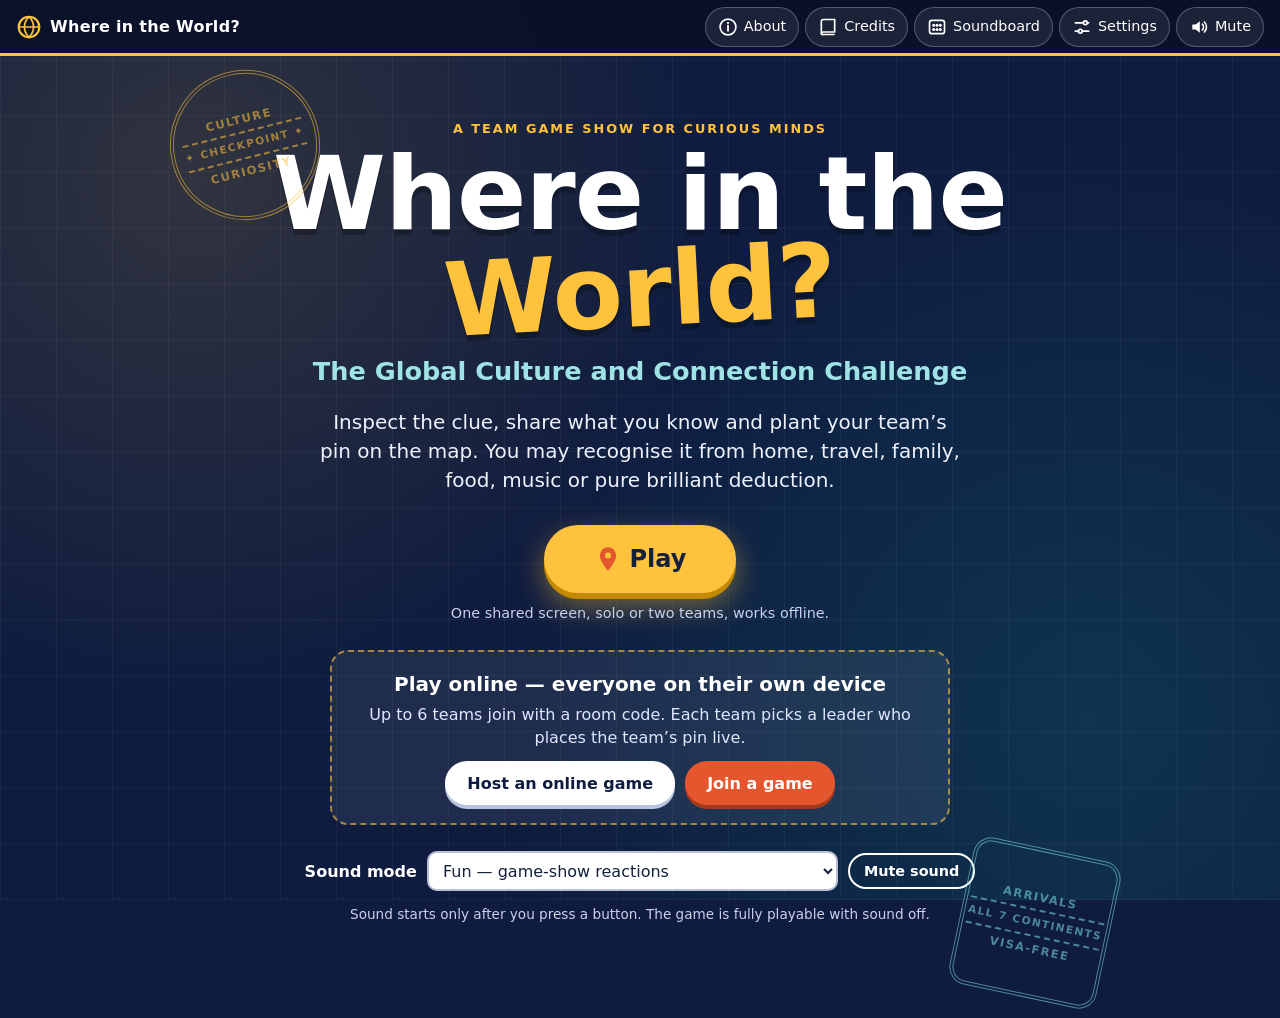
<file: index.html>
<!doctype html>
<html lang="en-GB">
<head>
  <meta charset="utf-8">
  <meta name="viewport" content="width=device-width, initial-scale=1">
  <title>Where in the World? — The Global Culture and Connection Challenge</title>
  <meta name="description" content="A team game show about where traditions, foods, inventions, sounds and wonders come from.">
  <link rel="stylesheet" href="assets/vendor/leaflet/leaflet.css">
  <link rel="stylesheet" href="styles.css">
  <link rel="stylesheet" href="online.css">
</head>
<body>
  <a class="skip-link" href="#main">Skip to main content</a>

  <!-- ============ SVG ICON SPRITE (original artwork) ============ -->
  <svg class="sprite" aria-hidden="true" focusable="false">
    <symbol id="i-globe" viewBox="0 0 24 24"><circle cx="12" cy="12" r="9.5" fill="none" stroke="currentColor" stroke-width="2"/><path d="M2.5 12h19M12 2.5c3 3 4.2 6.2 4.2 9.5S15 18.5 12 21.5M12 2.5C9 5.5 7.8 8.7 7.8 12S9 18.5 12 21.5" fill="none" stroke="currentColor" stroke-width="1.6"/></symbol>
    <symbol id="i-pin" viewBox="0 0 24 24"><path d="M12 2a7 7 0 0 0-7 7c0 5.2 7 13 7 13s7-7.8 7-13a7 7 0 0 0-7-7zm0 9.6A2.6 2.6 0 1 1 12 6.4a2.6 2.6 0 0 1 0 5.2z" fill="currentColor"/></symbol>
    <symbol id="i-sound" viewBox="0 0 24 24"><path d="M4 9h4l5-4v14l-5-4H4z" fill="currentColor"/><path d="M16 8.5a5 5 0 0 1 0 7M18.5 6a8.5 8.5 0 0 1 0 12" fill="none" stroke="currentColor" stroke-width="2" stroke-linecap="round"/></symbol>
    <symbol id="i-mute" viewBox="0 0 24 24"><path d="M4 9h4l5-4v14l-5-4H4z" fill="currentColor"/><path d="M16 9l5 6M21 9l-5 6" fill="none" stroke="currentColor" stroke-width="2" stroke-linecap="round"/></symbol>
    <symbol id="i-board" viewBox="0 0 24 24"><rect x="3" y="4" width="18" height="16" rx="3" fill="none" stroke="currentColor" stroke-width="2"/><circle cx="8" cy="10" r="1.8" fill="currentColor"/><circle cx="12" cy="10" r="1.8" fill="currentColor"/><circle cx="16" cy="10" r="1.8" fill="currentColor"/><circle cx="8" cy="15" r="1.8" fill="currentColor"/><circle cx="12" cy="15" r="1.8" fill="currentColor"/><circle cx="16" cy="15" r="1.8" fill="currentColor"/></symbol>
    <symbol id="i-sliders" viewBox="0 0 24 24"><path d="M4 7h10M18 7h2M4 17h4M12 17h8" stroke="currentColor" stroke-width="2" stroke-linecap="round"/><circle cx="16" cy="7" r="2.3" fill="none" stroke="currentColor" stroke-width="2"/><circle cx="10" cy="17" r="2.3" fill="none" stroke="currentColor" stroke-width="2"/></symbol>
    <symbol id="i-info" viewBox="0 0 24 24"><circle cx="12" cy="12" r="9.5" fill="none" stroke="currentColor" stroke-width="2"/><path d="M12 10.5v6" stroke="currentColor" stroke-width="2.2" stroke-linecap="round"/><circle cx="12" cy="7.3" r="1.3" fill="currentColor"/></symbol>
    <symbol id="i-book" viewBox="0 0 24 24"><path d="M4 5.5A2.5 2.5 0 0 1 6.5 3H20v15H6.5A2.5 2.5 0 0 0 4 20.5zM4 20.5A2.5 2.5 0 0 0 6.5 21H20" fill="none" stroke="currentColor" stroke-width="2" stroke-linejoin="round"/></symbol>
    <symbol id="i-star" viewBox="0 0 24 24"><path d="M12 2.5l2.9 6 6.6.8-4.9 4.6 1.3 6.6L12 17.3l-5.9 3.2 1.3-6.6-4.9-4.6 6.6-.8z" fill="currentColor"/></symbol>
    <!-- Category emblems -->
    <symbol id="c-food" viewBox="0 0 64 64"><circle cx="32" cy="34" r="20" fill="none" stroke="currentColor" stroke-width="4"/><circle cx="32" cy="34" r="11" fill="none" stroke="currentColor" stroke-width="3"/><path d="M8 10v14a4 4 0 0 0 4 4v26M12 10v12M16 10v14a4 4 0 0 1-4 4M54 10c-5 4-6 10-6 18h6v26" fill="none" stroke="currentColor" stroke-width="3" stroke-linecap="round"/></symbol>
    <symbol id="c-trad" viewBox="0 0 64 64"><path d="M32 6v8M20 14l12 0 12 0-4 34H24z" fill="none" stroke="currentColor" stroke-width="4" stroke-linejoin="round"/><path d="M24 26h16M23 36h18" stroke="currentColor" stroke-width="3"/><path d="M28 48l-2 10M36 48l2 10M10 20l4 3M54 20l-4 3M8 34h5M56 34h-5" stroke="currentColor" stroke-width="3" stroke-linecap="round"/></symbol>
    <symbol id="c-obj" viewBox="0 0 64 64"><ellipse cx="32" cy="42" rx="26" ry="8" fill="none" stroke="currentColor" stroke-width="4"/><path d="M18 40c0-14 6-24 14-24s14 10 14 24" fill="none" stroke="currentColor" stroke-width="4"/><path d="M19 33h26" stroke="currentColor" stroke-width="3" stroke-dasharray="4 3"/></symbol>
    <symbol id="c-mus" viewBox="0 0 64 64"><path d="M24 48V14l28-6v34" fill="none" stroke="currentColor" stroke-width="4" stroke-linejoin="round"/><ellipse cx="17" cy="48" rx="8" ry="6" fill="currentColor"/><ellipse cx="45" cy="42" rx="8" ry="6" fill="currentColor"/><path d="M24 22l28-6" stroke="currentColor" stroke-width="4"/></symbol>
    <symbol id="c-inv" viewBox="0 0 64 64"><path d="M22 40c-5-4-8-9-8-15a18 18 0 0 1 36 0c0 6-3 11-8 15v6H22z" fill="none" stroke="currentColor" stroke-width="4" stroke-linejoin="round"/><path d="M24 52h16M27 58h10M32 46V30l-5-5M32 30l5-5" fill="none" stroke="currentColor" stroke-width="3" stroke-linecap="round"/></symbol>
    <symbol id="c-ani" viewBox="0 0 64 64"><ellipse cx="32" cy="44" rx="12" ry="10" fill="currentColor"/><ellipse cx="14" cy="30" rx="6" ry="8" fill="currentColor"/><ellipse cx="50" cy="30" rx="6" ry="8" fill="currentColor"/><ellipse cx="24" cy="16" rx="6" ry="8" fill="currentColor"/><ellipse cx="40" cy="16" rx="6" ry="8" fill="currentColor"/></symbol>
    <symbol id="c-spo" viewBox="0 0 64 64"><circle cx="32" cy="32" r="24" fill="none" stroke="currentColor" stroke-width="4"/><path d="M12 22c10 6 30 6 40 0M12 42c10-6 30-6 40 0M32 8v48" fill="none" stroke="currentColor" stroke-width="3"/></symbol>
    <symbol id="c-land" viewBox="0 0 64 64"><path d="M6 56h52M10 56V30l10-8 10 8v26M34 56V18l12-10 12 10v38" fill="none" stroke="currentColor" stroke-width="4" stroke-linejoin="round"/><path d="M16 40h8M16 48h8M40 26h12M40 36h12M40 46h12" stroke="currentColor" stroke-width="3"/></symbol>
    <symbol id="c-art" viewBox="0 0 64 64"><path d="M32 6C17 6 6 17 6 30c0 12 9 18 16 16 5-1 6 4 4 8-2 5 2 8 8 8 14 0 24-14 24-30C58 17 47 6 32 6z" fill="none" stroke="currentColor" stroke-width="4"/><circle cx="20" cy="26" r="4" fill="currentColor"/><circle cx="32" cy="18" r="4" fill="currentColor"/><circle cx="44" cy="26" r="4" fill="currentColor"/><circle cx="44" cy="40" r="4" fill="currentColor"/></symbol>
    <symbol id="c-nat" viewBox="0 0 64 64"><path d="M4 54l18-30 10 16 8-12 20 26z" fill="none" stroke="currentColor" stroke-width="4" stroke-linejoin="round"/><path d="M18 31l4-7 4 7" fill="none" stroke="currentColor" stroke-width="3"/><circle cx="48" cy="14" r="6" fill="currentColor"/></symbol>
    <symbol id="c-mystery" viewBox="0 0 64 64"><circle cx="32" cy="32" r="26" fill="none" stroke="currentColor" stroke-width="4"/><path d="M24 24a8 8 0 1 1 12 7c-3 2-4 3-4 7" fill="none" stroke="currentColor" stroke-width="4" stroke-linecap="round"/><circle cx="32" cy="46" r="3" fill="currentColor"/></symbol>
  </svg>

  <!-- ============ TOP BAR (visible on every screen) ============ -->
  <header class="topbar" role="banner">
    <div class="brand" aria-hidden="true">
      <svg class="brand-icon"><use href="#i-globe"/></svg>
      <span class="brand-text">Where in the World?</span>
    </div>
    <nav class="topbar-actions" aria-label="Game utilities">
      <button type="button" class="icon-btn" id="btn-top-info" aria-label="About, map notes and how to play"><svg><use href="#i-info"/></svg><span class="btn-label">About</span></button>
      <button type="button" class="icon-btn" id="btn-top-credits" aria-label="Credits and sources"><svg><use href="#i-book"/></svg><span class="btn-label">Credits</span></button>
      <button type="button" class="icon-btn" id="btn-top-soundboard" aria-label="Open facilitator soundboard" aria-expanded="false" aria-controls="soundboard"><svg><use href="#i-board"/></svg><span class="btn-label">Soundboard</span></button>
      <button type="button" class="icon-btn" id="btn-top-audio" aria-label="Sound and display settings"><svg><use href="#i-sliders"/></svg><span class="btn-label">Settings</span></button>
      <button type="button" class="icon-btn mute-btn" id="btn-top-mute" aria-pressed="false"><svg><use href="#i-sound"/></svg><span class="btn-label">Mute</span></button>
    </nav>
  </header>

  <main id="main" tabindex="-1">

    <!-- ===================== SCREEN 1: INTRO ===================== -->
    <section class="screen screen-intro" id="screen-intro" aria-labelledby="intro-title">
      <div class="intro-card">
        <div class="stamp stamp-a" aria-hidden="true"><span>CULTURE</span><span class="stamp-mid">✦ CHECKPOINT ✦</span><span>CURIOSITY</span></div>
        <div class="stamp stamp-b" aria-hidden="true"><span>ARRIVALS</span><span class="stamp-mid">ALL 7 CONTINENTS</span><span>VISA-FREE</span></div>
        <p class="eyebrow">A team game show for curious minds</p>
        <h1 id="intro-title" class="mega-title">Where in the <span class="title-world">World?</span></h1>
        <p class="subtitle">The Global Culture and Connection Challenge</p>
        <p class="lede">Inspect the clue, share what you know and plant your team’s pin on the map. You may recognise it from home, travel, family, food, music or pure brilliant deduction.</p>
        <div class="intro-actions">
          <button type="button" class="btn btn-hero" id="btn-play"><svg><use href="#i-pin"/></svg>Play</button>
          <p class="mode-note">One shared screen, solo or two teams, works offline.</p>
        </div>
        <div class="online-entry" aria-labelledby="online-entry-title">
          <h2 id="online-entry-title" class="online-entry-title">Play online — everyone on their own device</h2>
          <p>Up to 6 teams join with a room code. Each team picks a leader who places the team’s pin live.</p>
          <div class="online-entry-actions">
            <button type="button" class="btn btn-secondary" id="btn-host-online">Host an online game</button>
            <button type="button" class="btn btn-primary" id="btn-join-online">Join a game</button>
          </div>
        </div>
        <div class="intro-sound">
          <label for="intro-sound-mode">Sound mode</label>
          <select id="intro-sound-mode">
            <option value="professional">Professional — minimal, polished</option>
            <option value="fun" selected>Fun — game-show reactions</option>
            <option value="chaotic">Chaotic — maximum (workplace-safe) energy</option>
            <option value="custom">Custom — choose sound categories</option>
          </select>
          <button type="button" class="btn btn-ghost btn-small" id="btn-intro-mute" aria-pressed="false">Mute sound</button>
        </div>
        <p class="fineprint">Sound starts only after you press a button. The game is fully playable with sound off.</p>
      </div>
    </section>

    <!-- ===================== SCREEN 2: SETUP ===================== -->
    <section class="screen" id="screen-setup" aria-labelledby="setup-title" hidden>
      <div class="panel panel-wide">
        <h2 id="setup-title" class="screen-title">Game Setup</h2>
        <form id="setup-form" novalidate>
          <fieldset class="field-group">
            <legend>How long is your session?</legend>
            <div class="choice-grid" id="duration-choices">
              <label class="choice"><input type="radio" name="duration" value="5"><span><strong>5 min</strong><em>Quick Icebreaker</em></span></label>
              <label class="choice"><input type="radio" name="duration" value="10"><span><strong>10 min</strong><em>Team Energiser</em></span></label>
              <label class="choice"><input type="radio" name="duration" value="15"><span><strong>15 min</strong><em>Meeting Challenge</em></span></label>
              <label class="choice"><input type="radio" name="duration" value="20"><span><strong>20 min</strong><em>Extended Challenge</em></span></label>
              <label class="choice"><input type="radio" name="duration" value="25" checked><span><strong>25 min</strong><em>Standard Game</em></span></label>
              <label class="choice"><input type="radio" name="duration" value="30"><span><strong>30 min</strong><em>Culture &amp; Connection</em></span></label>
              <label class="choice"><input type="radio" name="duration" value="custom"><span><strong>Custom</strong><em>Your own length</em></span></label>
            </div>
            <div class="custom-duration" id="custom-duration-row" hidden>
              <label for="custom-minutes">Custom length (whole minutes, 3–120)</label>
              <input type="number" id="custom-minutes" min="3" max="120" step="1" inputmode="numeric" value="45" aria-describedby="custom-minutes-error">
              <p class="field-error" id="custom-minutes-error" role="alert"></p>
            </div>
          </fieldset>

          <fieldset class="field-group rounds-box">
            <legend>Rounds</legend>
            <p class="rounds-estimate" id="rounds-estimate" aria-live="polite"></p>
            <div class="stepper">
              <button type="button" class="btn btn-round" id="rounds-minus" aria-label="Fewer rounds">−</button>
              <label class="visually-hidden" for="rounds-input">Number of rounds</label>
              <input type="number" id="rounds-input" min="1" max="40" step="1" inputmode="numeric" aria-describedby="rounds-help">
              <button type="button" class="btn btn-round" id="rounds-plus" aria-label="More rounds">+</button>
              <button type="button" class="btn btn-ghost btn-small" id="rounds-recommended">Use recommended</button>
            </div>
            <p class="help" id="rounds-help"></p>
          </fieldset>

          <fieldset class="field-group" data-online-only hidden>
            <legend>Online teams</legend>
            <div class="stepper">
              <label for="online-teams">Teams to start with (1–6)</label>
              <input type="number" id="online-teams" min="1" max="6" step="1" value="3" inputmode="numeric">
            </div>
            <p class="help">You can add or remove teams in the lobby at any time. Players join from their own devices and choose a team; empty teams are removed when the game starts. One team on its own plays solo scoring.</p>
          </fieldset>

          <div class="two-col">
            <fieldset class="field-group">
              <legend>Difficulty</legend>
              <label class="radio-line"><input type="radio" name="difficulty" value="mixed" checked> <span><strong>Mixed Challenge</strong> — medium, hard and expert</span></label>
              <label class="radio-line"><input type="radio" name="difficulty" value="hard"> <span><strong>Hard</strong> — hard and expert only</span></label>
              <label class="radio-line"><input type="radio" name="difficulty" value="expert"> <span><strong>Expert Explorer</strong> — expert first, topped up with hard</span></label>
            </fieldset>
            <fieldset class="field-group">
              <legend>Sound mode</legend>
              <label class="radio-line"><input type="radio" name="soundmode" value="professional"> <span><strong>Professional</strong> — timer, lock-ins, reveals, applause</span></label>
              <label class="radio-line"><input type="radio" name="soundmode" value="fun" checked> <span><strong>Fun</strong> — crowd and confidence reactions</span></label>
              <label class="radio-line"><input type="radio" name="soundmode" value="chaotic"> <span><strong>Chaotic</strong> — maximum approved game-show energy</span></label>
              <label class="radio-line"><input type="radio" name="soundmode" value="custom"> <span><strong>Custom</strong> — choose categories (in Settings)</span></label>
            </fieldset>
          </div>

          <fieldset class="field-group">
            <legend>Question selection</legend>
            <div class="choice-grid choice-grid-small" id="category-choices"></div>
          </fieldset>

          <fieldset class="field-group">
            <legend>Options</legend>
            <div class="toggle-grid">
              <label class="toggle"><input type="checkbox" id="opt-images" checked><span>Show question images</span></label>
              <label class="toggle"><input type="checkbox" id="opt-audioclues" checked><span>Play audio clues</span></label>
              <label class="toggle"><input type="checkbox" id="opt-spotlights" checked><span>Cultural Spotlights</span></label>
              <label class="toggle"><input type="checkbox" id="opt-distance" checked><span>Show approximate distances</span></label>
              <label class="toggle"><input type="checkbox" id="opt-tiebreaker" checked><span>Tie-breaker (Sudden Death)</span></label>
              <label class="toggle"><input type="checkbox" id="opt-random" checked><span>Random question order</span></label>
              <label class="toggle"><input type="checkbox" id="opt-norepeat" checked><span>Avoid questions played before</span></label>
              <label class="toggle"><input type="checkbox" id="opt-warnings" checked><span>Session time warnings</span></label>
              <label class="toggle"><input type="checkbox" id="opt-hints" checked><span>Allow extra hints</span></label>
              <label class="toggle" data-local-only><input type="checkbox" id="opt-alternate"><span>Alternate which team goes first</span></label>
            </div>
            <p class="help" id="history-help"></p>
            <button type="button" class="btn btn-ghost btn-small" id="btn-clear-history">Forget previously played questions</button>
          </fieldset>

          <div class="form-actions">
            <button type="button" class="btn btn-ghost" data-nav="intro">Back</button>
            <button type="submit" class="btn btn-primary" id="btn-to-rules">Continue to Rules</button>
          </div>
        </form>
      </div>
    </section>

    <!-- ===================== SCREEN 3: RULES ===================== -->
    <section class="screen" id="screen-rules" aria-labelledby="rules-title" hidden>
      <div class="panel panel-wide">
        <h2 id="rules-title" class="screen-title">House Rules</h2>
        <div class="two-col rules">
          <ol class="rule-list">
            <li>Two teams compete.</li>
            <li>Each team gets up to <strong>60 seconds</strong> per turn.</li>
            <li>Teams discuss the clue and choose a location on the world map.</li>
            <li>The team’s nominated spokesperson or clicker places the official pin.</li>
            <li>Once a guess is locked in, it cannot change unless the facilitator resets that team’s turn.</li>
            <li>The second team never sees the first team’s pin before locking in its own guess.</li>
            <li>After both teams guess, the answer is revealed.</li>
            <li>The team with the highest total score wins.</li>
            <li>A tie after the final round triggers an <strong>Expert Sudden Death</strong> question.</li>
          </ol>
          <div class="scoring-card">
            <h3>Scoring</h3>
            <ul class="score-list">
              <li><span class="pts pts-3">3</span> Your pin is inside the correct country’s boundary.</li>
              <li><span class="pts pts-2">2</span> Incorrect, but the closer of the two guesses.</li>
              <li><span class="pts pts-1">1</span> Incorrect and further away.</li>
              <li><span class="pts pts-0">0</span> No guess locked in before time ran out.</li>
            </ul>
            <ul class="fine-rules">
              <li>Both teams in the correct country: both score 3.</li>
              <li>Both incorrect at the same rounded distance: both score 2.</li>
              <li>If one team finds the correct country, the other team’s incorrect guess scores 1.</li>
              <li>If only one team submits, it is scored normally (a lone incorrect guess counts as the closer guess) and the other team scores 0.</li>
              <li>If neither team submits, both score 0 and the facilitator can replay or continue.</li>
              <li><strong>Solo or single-team play:</strong> 3 for the correct country, 2 if the pin is within 1,000 km of the answer, 1 if further, 0 for no pin. Your final score is shown out of the maximum possible.</li>
              <li>If time runs out while a pin is placed but not locked, that pin is locked automatically.</li>
              <li>Distances are measured to the answer marker. A pin in the sea within 50 km of the answer, or within 25 km of the correct coastline, counts as the correct country.</li>
            </ul>
          </div>
        </div>
        <div class="online-rules" data-online-only hidden>
          <h3>Online play</h3>
          <ul>
            <li>1 to 6 teams. Every player joins on their own device with the room code. The facilitator can add or remove teams in the lobby and during the game.</li>
            <li>Playing alone? Host the game, then use <strong>Play on this device too</strong> to open your own player screen. A single team uses solo scoring: 3 for the correct country, 2 within 1,000 km, 1 further away.</li>
            <li>Each team chooses a <strong>team leader</strong>: a unanimous vote, a volunteer (unless a teammate objects), or “let fate decide”.</li>
            <li>All teams guess <strong>at the same time</strong> during the 60 seconds. Teammates drop suggestion pins that only their own team can see; only the leader places and locks the official pin.</li>
            <li>Scoring with more than two teams: <strong>3</strong> for the correct country; if no team is correct, the closest guess scores <strong>2</strong> (ties share it) and the others <strong>1</strong>; if any team is correct, incorrect guesses score <strong>1</strong>; no pin scores <strong>0</strong>.</li>
            <li>When the timer ends, any pin the leader has placed is locked automatically.</li>
            <li>A tie for first place sends only the tied teams to Expert Sudden Death.</li>
          </ul>
        </div>
        <div class="form-actions">
          <button type="button" class="btn btn-ghost" data-nav="setup">Back</button>
          <button type="button" class="btn btn-primary" id="btn-rules-continue">Continue</button>
        </div>
      </div>
    </section>

    <!-- ===================== SCREEN 4: TEAMS ===================== -->
    <section class="screen" id="screen-teams" aria-labelledby="teams-title" hidden>
      <div class="panel">
        <h2 id="teams-title" class="screen-title">Meet the Teams</h2>
        <form id="teams-form" novalidate>
          <label class="toggle solo-toggle"><input type="checkbox" id="solo-toggle"><span><strong>Play solo</strong> — one person or one group, no rival team</span></label>
          <div class="team-inputs">
            <div class="team-input team-1">
              <span class="team-badge team-badge-1" aria-hidden="true">1</span>
              <label for="team1-name">Team 1 name <span class="shape-note">(round pin ●)</span></label>
              <div class="input-row">
                <input type="text" id="team1-name" maxlength="40" autocomplete="off" aria-describedby="team1-error">
                <button type="button" class="btn btn-ghost btn-small" id="team1-reroll" aria-label="Reroll Team 1 name">Reroll</button>
              </div>
              <p class="field-error" id="team1-error" role="alert"></p>
            </div>
            <div class="team-input team-2">
              <span class="team-badge team-badge-2" aria-hidden="true">2</span>
              <label for="team2-name">Team 2 name <span class="shape-note">(diamond pin ◆)</span></label>
              <div class="input-row">
                <input type="text" id="team2-name" maxlength="40" autocomplete="off" aria-describedby="team2-error">
                <button type="button" class="btn btn-ghost btn-small" id="team2-reroll" aria-label="Reroll Team 2 name">Reroll</button>
              </div>
              <p class="field-error" id="team2-error" role="alert"></p>
            </div>
          </div>
          <div class="center-actions">
            <button type="button" class="btn btn-secondary" id="btn-choose-names">Choose Names for Us</button>
          </div>
          <div class="form-actions">
            <button type="button" class="btn btn-ghost" data-nav="rules">Back</button>
            <button type="submit" class="btn btn-primary">Start Game</button>
          </div>
        </form>
      </div>
    </section>

    <!-- ===================== SCREEN 5: STARTING PAGE ===================== -->
    <section class="screen" id="screen-start" aria-labelledby="start-title" hidden>
      <div class="panel">
        <p class="eyebrow">Boarding now</p>
        <h2 id="start-title" class="screen-title">Ready for Departure</h2>
        <div class="versus" id="start-versus"></div>
        <dl class="summary-list" id="start-summary"></dl>
        <p class="reminder"><svg aria-hidden="true"><use href="#i-globe"/></svg> Everyone’s experience counts. Family recipes, travels, music, languages and lived culture are all superpowers here — ask around your team before you pin!</p>
        <div class="form-actions">
          <button type="button" class="btn btn-ghost" data-nav="teams">Back</button>
          <button type="button" class="btn btn-primary btn-big" id="btn-begin">Begin Round 1</button>
        </div>
      </div>
    </section>

    <!-- ===================== SCREEN 6/7: GAME + REVEAL ===================== -->
    <section class="screen screen-game" id="screen-game" aria-labelledby="game-heading" hidden>
      <h2 id="game-heading" class="visually-hidden">Main game</h2>
      <div class="scorebar" id="scorebar">
        <div class="sb-round">
          <span class="sb-label">Round</span>
          <span class="sb-value" id="sb-round">1 / 9</span>
          <div class="mini-progress" aria-hidden="true"><span id="sb-round-progress"></span></div>
        </div>
        <div class="sb-team sb-team-1" id="sb-team-1">
          <span class="team-badge team-badge-1" aria-hidden="true">1</span>
          <span class="sb-name" id="sb-name-1"></span>
          <span class="sb-score" id="sb-score-1" aria-live="polite">0</span>
        </div>
        <div class="sb-timer" id="sb-timer">
          <div class="timer-ring" id="timer-ring" role="timer" aria-label="Team turn timer">
            <svg viewBox="0 0 44 44" aria-hidden="true"><circle class="ring-bg" cx="22" cy="22" r="19"/><circle class="ring-fg" id="ring-fg" cx="22" cy="22" r="19"/></svg>
            <span class="timer-num" id="timer-num">60</span>
          </div>
          <span class="timer-state" id="timer-state">Ready</span>
        </div>
        <div class="sb-team sb-team-2" id="sb-team-2">
          <span class="team-badge team-badge-2" aria-hidden="true">2</span>
          <span class="sb-name" id="sb-name-2"></span>
          <span class="sb-score" id="sb-score-2" aria-live="polite">0</span>
        </div>
        <div class="sb-session">
          <span class="sb-label">Session left</span>
          <span class="sb-value" id="sb-session">25:00</span>
          <div class="mini-progress" aria-hidden="true"><span id="sb-session-progress"></span></div>
        </div>
      </div>

      <div class="game-layout">
        <!-- Clue / reveal panel -->
        <aside class="clue-panel" id="clue-panel" aria-label="Clue">
          <div id="clue-view">
            <div class="chip-row">
              <span class="chip chip-cat" id="clue-category"></span>
              <span class="chip chip-diff" id="clue-difficulty"></span>
              <span class="chip chip-type" id="clue-type"></span>
            </div>
            <div class="turn-banner" id="turn-banner" aria-live="polite"></div>
            <h3 class="clue-title" id="clue-title"></h3>
            <div class="clue-media" id="clue-media"></div>
            <p class="clue-text" id="clue-text"></p>
            <div class="hints" id="hints-box">
              <ol class="hint-list" id="hint-list"></ol>
              <button type="button" class="btn btn-ghost btn-small" id="btn-hint">Reveal a hint</button>
              <p class="help">Hints are visible to both teams.</p>
            </div>
            <div class="confidence" id="confidence-box">
              <p class="confidence-q" id="confidence-label">How confident is your team?</p>
              <div class="confidence-options" role="radiogroup" aria-labelledby="confidence-label" id="confidence-options">
                <button type="button" role="radio" aria-checked="false" data-conf="Very Confident">Very Confident</button>
                <button type="button" role="radio" aria-checked="false" data-conf="Fairly Confident">Fairly Confident</button>
                <button type="button" role="radio" aria-checked="false" data-conf="Unsure">Unsure</button>
                <button type="button" role="radio" aria-checked="false" data-conf="Total Guess">Total Guess</button>
              </div>
            </div>
            <div class="pin-status" id="pin-status" aria-live="polite"></div>
            <button type="button" class="btn btn-primary btn-lock" id="btn-lock">Lock In Guess</button>
          </div>

          <!-- Answer reveal (Screen 7) -->
          <div id="reveal-view" hidden>
            <p class="eyebrow" id="reveal-eyebrow">Answer reveal</p>
            <h3 class="reveal-answer" id="reveal-answer" tabindex="-1"></h3>
            <p class="reveal-country" id="reveal-country"></p>
            <div class="result-cards" id="result-cards"></div>
            <div class="spotlight" id="spotlight"></div>
            <div class="reveal-actions">
              <button type="button" class="btn btn-primary btn-big" id="btn-next">Next Round</button>
            </div>
          </div>
        </aside>

        <!-- Map -->
        <div class="map-area">
          <div class="map-wrap">
            <div id="map" class="map" tabindex="0" role="application" aria-label="World map. Click or tap to place your team’s pin; drag the pin to move it. Arrow keys pan and plus and minus zoom."></div>
            <div class="crosshair" aria-hidden="true"></div>
            <div class="map-overlay" id="map-overlay" hidden>
              <div class="handover-card" id="handover-card" role="dialog" aria-modal="false" aria-labelledby="handover-title">
                <span class="team-badge" id="handover-badge" aria-hidden="true">1</span>
                <h3 id="handover-title"></h3>
                <p id="handover-text"></p>
                <button type="button" class="btn btn-primary btn-big" id="btn-start-turn">Start</button>
              </div>
            </div>
            <div class="map-error" id="map-error" hidden></div>
          </div>
          <div class="map-tools">
            <button type="button" class="btn btn-ghost btn-small" id="btn-reset-view">Reset Map View</button>
            <span class="map-legend" aria-hidden="true"><span class="lg lg-1">● Team 1</span><span class="lg lg-2">◆ Team 2</span><span class="lg lg-c">★ Answer</span></span>
          </div>
        </div>
      </div>

      <!-- Facilitator toolbar -->
      <div class="toolbar" role="toolbar" aria-label="Facilitator controls" id="toolbar">
        <button type="button" class="tool" id="t-pause">Pause Timer</button>
        <button type="button" class="tool" id="t-resume">Resume Timer</button>
        <button type="button" class="tool" id="t-reset-timer">Reset Timer</button>
        <button type="button" class="tool" id="t-end-turn">End Turn</button>
        <button type="button" class="tool" id="t-reset-guess">Reset Team’s Guess</button>
        <button type="button" class="tool" id="t-reset-round">Reset Current Round</button>
        <button type="button" class="tool" id="t-skip">Skip Question</button>
        <button type="button" class="tool" id="t-reveal">Reveal Answer</button>
        <button type="button" class="tool tool-danger" id="t-end-game">End Game Early</button>
      </div>
    </section>

    <!-- ===================== SUDDEN DEATH INTRO ===================== -->
    <section class="screen screen-sudden" id="screen-tiebreak" aria-labelledby="tb-title" hidden>
      <div class="sudden-card">
        <p class="sudden-small" id="tb-kicker">IT’S A TIE!</p>
        <h2 id="tb-title" class="sudden-title">WELCOME TO SUDDEN DEATH</h2>
        <p class="sudden-sub">ONE EXPERT CHALLENGE WILL DECIDE THE WINNER</p>
        <ul class="sudden-rules">
          <li>Each team gets one secret guess.</li>
          <li>No standard points — the closest pin to the answer wins.</li>
          <li>Being in the right country does not end it early; both teams always guess.</li>
        </ul>
        <p class="sudden-score" id="tb-score"></p>
        <button type="button" class="btn btn-hero" id="btn-tb-begin">Bring on the Expert Question</button>
      </div>
    </section>

    <!-- ===================== END / WINNER ===================== -->
    <section class="screen" id="screen-end" aria-labelledby="end-title" hidden>
      <div class="panel panel-wide end-panel">
        <p class="eyebrow">Final destination</p>
        <h2 id="end-title" class="winner-title" tabindex="-1"></h2>
        <p class="champion-msg" id="champion-msg"></p>
        <div class="final-scores" id="final-scores"></div>
        <p class="method-note" id="method-note"></p>
        <h3 class="journey-title">Your World Journey</h3>
        <div class="journey-grid" id="journey-grid"></div>
        <div class="end-actions">
          <button type="button" class="btn btn-primary" id="btn-again">Play Again with Same Teams</button>
          <button type="button" class="btn btn-secondary" id="btn-new-setup">New Game Setup</button>
          <button type="button" class="btn btn-secondary" id="btn-highlights">View Cultural Highlights</button>
          <button type="button" class="btn btn-secondary" id="btn-end-credits">View Credits and Sources</button>
          <button type="button" class="btn btn-ghost" id="btn-end-mute" aria-pressed="false">Mute</button>
          <button type="button" class="btn btn-ghost tool-danger" id="btn-restart">Restart Entire Game</button>
        </div>
      </div>
    </section>
    <!-- ===================== ONLINE: JOIN ===================== -->
    <section class="screen" id="screen-join" aria-labelledby="join-title" hidden>
      <div class="panel join-panel">
        <p class="eyebrow">Online game</p>
        <h2 id="join-title" class="screen-title">Join a Game</h2>
        <form id="join-form" novalidate>
          <div class="join-fields">
            <label for="join-code">Room code</label>
            <input type="text" id="join-code" class="code-input" maxlength="4" autocomplete="off" autocapitalize="characters" spellcheck="false" placeholder="ABCD" aria-describedby="join-error">
            <label for="join-name">Your name</label>
            <input type="text" id="join-name" maxlength="24" autocomplete="nickname" placeholder="First name or nickname" aria-describedby="join-error">
          </div>
          <p class="field-error" id="join-error" role="alert"></p>
          <div class="form-actions">
            <button type="button" class="btn btn-ghost" data-nav="intro">Back</button>
            <button type="submit" class="btn btn-primary" id="btn-join-submit">Join Game</button>
          </div>
        </form>
      </div>
    </section>

    <!-- ===================== ONLINE: HOST LOBBY ===================== -->
    <section class="screen" id="screen-host-lobby" aria-labelledby="hl-title" hidden>
      <div class="panel panel-wide" id="host-lobby"></div>
    </section>

    <!-- ===================== ONLINE: HOST GAME SCREEN ===================== -->
    <section class="screen screen-game" id="screen-host-game" aria-labelledby="hg-heading" hidden>
      <h2 id="hg-heading" class="visually-hidden">Online game — host screen</h2>
      <div class="oscorebar" id="hg-scorebar"></div>
      <div class="game-layout">
        <aside class="clue-panel" id="hg-panel" aria-label="Clue and results"></aside>
        <div class="map-area">
          <div class="map-wrap"><div id="host-map" class="map" tabindex="0" role="application" aria-label="World map. Team pins appear here after each reveal."></div></div>
          <div class="map-tools">
            <button type="button" class="btn btn-ghost btn-small" id="hg-reset-view">Reset Map View</button>
            <span class="map-legend" id="hg-legend" aria-hidden="true"></span>
          </div>
        </div>
      </div>
      <div class="toolbar" role="toolbar" aria-label="Host controls">
        <button type="button" class="tool" id="hg-pause">Pause Timer</button>
        <button type="button" class="tool" id="hg-resume">Resume Timer</button>
        <button type="button" class="tool" id="hg-hint">Reveal a Hint</button>
        <button type="button" class="tool" id="hg-reset-round">Reset Current Round</button>
        <button type="button" class="tool" id="hg-skip">Skip Question</button>
        <button type="button" class="tool" id="hg-reveal">Reveal Answer</button>
        <button type="button" class="tool" id="hg-teams">Teams &amp; Players</button>
        <button type="button" class="tool tool-danger" id="hg-end">End Game Early</button>
      </div>
    </section>

    <!-- ===================== ONLINE: PLAYER DEVICE ===================== -->
    <section class="screen screen-player" id="screen-player" aria-labelledby="pl-title" hidden>
      <div class="pl-head" id="pl-head"></div>
      <div class="pl-body" id="pl-body"></div>
      <div class="pl-game" id="pl-game" hidden>
        <aside class="clue-panel pl-clue" id="pl-clue" aria-label="Clue"></aside>
        <div class="pl-mapcol">
          <div class="map-wrap pl-mapwrap"><div id="player-map" class="map" tabindex="0" role="application" aria-label="World map. Tap or click to place a pin."></div></div>
          <div class="pl-controls" id="pl-controls"></div>
        </div>
      </div>
    </section>

    <!-- ===================== ONLINE: FINAL RESULTS ===================== -->
    <section class="screen" id="screen-online-end" aria-labelledby="oe-title" hidden>
      <div class="panel panel-wide end-panel" id="online-end"></div>
    </section>
  </main>

  <dialog class="dialog dialog-wide" id="dlg-teams" aria-labelledby="dlg-teams-title">
    <div class="dialog-inner">
      <h2 id="dlg-teams-title">Teams &amp; Players</h2>
      <div id="dlg-teams-body"></div>
      <div class="dialog-actions"><button type="button" class="btn btn-primary" data-close>Done</button></div>
    </div>
  </dialog>

  <!-- ============ SOUNDBOARD (floating, draggable) ============ -->
  <section class="soundboard" id="soundboard" aria-labelledby="sb-title" hidden>
    <div class="sbd-head" id="sbd-head">
      <h2 id="sb-title">Soundboard <span class="sbd-mode" id="sbd-mode"></span></h2>
      <span class="drag-hint" aria-hidden="true">drag ✥</span>
      <button type="button" class="icon-btn small" id="sbd-collapse" aria-expanded="true" aria-controls="sbd-body">Collapse</button>
      <button type="button" class="icon-btn small" id="sbd-close" aria-label="Close soundboard">✕</button>
    </div>
    <div class="sbd-body" id="sbd-body">
      <div class="sbd-grid" id="sbd-grid"></div>
      <div class="sbd-foot">
        <button type="button" class="btn btn-danger btn-small" id="sbd-stop">Stop All Sounds</button>
        <label class="toggle small"><input type="checkbox" id="sbd-edit"><span>Edit favourites / hide</span></label>
        <label class="toggle small"><input type="checkbox" id="sbd-shortcuts"><span>Shift+number shortcuts</span></label>
      </div>
    </div>
  </section>

  <!-- ============ DIALOGS ============ -->
  <dialog class="dialog" id="dlg-confirm" aria-labelledby="dlg-confirm-title">
    <form method="dialog" class="dialog-inner">
      <h2 id="dlg-confirm-title"></h2>
      <div id="dlg-confirm-body"></div>
      <div class="dialog-actions" id="dlg-confirm-actions"></div>
    </form>
  </dialog>

  <dialog class="dialog dialog-wide" id="dlg-settings" aria-labelledby="dlg-settings-title">
    <div class="dialog-inner">
      <h2 id="dlg-settings-title">Sound &amp; Display Settings</h2>
      <div class="settings-grid">
        <div>
          <h3>Volume</h3>
          <label class="slider-row" for="vol-master">Master <input type="range" id="vol-master" min="0" max="100" step="1"><output for="vol-master" id="vol-master-out"></output></label>
          <label class="slider-row" for="vol-music">Music <input type="range" id="vol-music" min="0" max="100" step="1"><output for="vol-music" id="vol-music-out"></output></label>
          <label class="slider-row" for="vol-sfx">Sound effects <input type="range" id="vol-sfx" min="0" max="100" step="1"><output for="vol-sfx" id="vol-sfx-out"></output></label>
          <label class="toggle"><input type="checkbox" id="set-mute"><span>Mute all sound</span></label>
          <label class="toggle"><input type="checkbox" id="set-lobby"><span>Gentle lobby music on menu screens</span></label>
          <button type="button" class="btn btn-danger btn-small" id="set-stop">Stop All Sounds</button>
        </div>
        <div>
          <h3>Sound mode</h3>
          <select id="set-mode" aria-label="Sound mode">
            <option value="professional">Professional</option>
            <option value="fun">Fun</option>
            <option value="chaotic">Chaotic</option>
            <option value="custom">Custom</option>
          </select>
          <fieldset class="custom-cats" id="custom-cats">
            <legend>Custom sound categories</legend>
          </fieldset>
        </div>
        <div>
          <h3>Display &amp; timing</h3>
          <label class="toggle"><input type="checkbox" id="set-reduced"><span>Reduce motion (no confetti or animations)</span></label>
          <label class="toggle"><input type="checkbox" id="set-keep-timer"><span>Keep the turn timer running while this panel is open</span></label>
          <p class="help">Preferences are remembered for this browser session.</p>
        </div>
      </div>
      <div class="dialog-actions"><button type="button" class="btn btn-primary" id="set-close">Done</button></div>
    </div>
  </dialog>

  <dialog class="dialog dialog-wide" id="dlg-info" aria-labelledby="dlg-info-title">
    <div class="dialog-inner prose">
      <h2 id="dlg-info-title">About Where in the World?</h2>
      <p>An original team game about where foods, traditions, objects, music, inventions, wildlife, games, buildings, crafts and natural wonders come from — and the people and cultures behind them.</p>
      <h3>Our approach to culture</h3>
      <p>Lived experience is treated as expertise. Questions were written to be respectful and factually supported, to note shared or disputed origins, and to avoid sacred or restricted material. Where an item belongs to several countries, all of them are accepted. If someone in the room knows more about a topic — invite them to share!</p>
      <h3>About the map</h3>
      <p>Country boundaries come from <strong>Natural Earth, Admin 0 – Countries, 1:50m scale, version 5.1.2</strong> (public domain), drawn with the Leaflet library. This map is not politically neutral or perfectly authoritative: border and territory representations vary depending on legal and political perspective, and Natural Earth follows its own documented de facto policy. Some territories (for example Greenland, Puerto Rico and Western Sahara) appear as separate shapes. Coastlines are simplified, so small islands may look approximate.</p>
      <p>To be fair to islands and coastlines, a pin in the sea within 50 km of the answer marker, or within 25 km of the correct country’s coastline, counts as the correct country. Distances are great-circle (haversine) distances to the answer marker, rounded to the nearest kilometre.</p>
      <h3>Keyboard</h3>
      <ul>
        <li>Tab through every control; Enter or Space activates buttons.</li>
        <li>Answers are placed by clicking or tapping on the map (drag the pin to move it). On the focused map, arrow keys pan and + and − zoom.</li>
        <li>Shortcuts (when not typing): <kbd>L</kbd> lock in, <kbd>P</kbd> pause/resume, <kbd>M</kbd> mute.</li>
        <li>Optional soundboard shortcuts use <kbd>Shift</kbd> + number, so they never clash with map keys.</li>
      </ul>
      <h3>Content review</h3>
      <p>Questions have been reviewed internally against the sources listed with each answer. We recommend a review by people from the communities represented before high-profile use. Corrections are welcome — see README.md.</p>
      <div class="dialog-actions"><button type="button" class="btn btn-primary" data-close>Close</button></div>
    </div>
  </dialog>

  <dialog class="dialog dialog-wide" id="dlg-credits" aria-labelledby="dlg-credits-title">
    <div class="dialog-inner prose">
      <h2 id="dlg-credits-title">Credits and Sources</h2>
      <div id="credits-body"></div>
      <div class="dialog-actions"><button type="button" class="btn btn-primary" data-close>Close</button></div>
    </div>
  </dialog>

  <dialog class="dialog dialog-wide" id="dlg-highlights" aria-labelledby="dlg-highlights-title">
    <div class="dialog-inner prose">
      <h2 id="dlg-highlights-title">Cultural Highlights</h2>
      <div id="highlights-body"></div>
      <div class="dialog-actions"><button type="button" class="btn btn-primary" data-close>Close</button></div>
    </div>
  </dialog>

  <div class="toast-region" id="toasts" aria-live="polite" aria-atomic="false"></div>
  <div class="visually-hidden" id="announcer" aria-live="assertive" aria-atomic="true"></div>
  <canvas id="confetti" aria-hidden="true"></canvas>
  <noscript><p class="noscript">This game needs JavaScript enabled.</p></noscript>

  <!-- Scripts: all local, no internet connection required -->
  <script src="assets/vendor/leaflet/leaflet.js"></script>
  <script src="assets/map/countries.js"></script>
  <script src="assets/images/image-credits.js"></script>
  <script src="questions.js"></script>
  <script src="game.js"></script>
  <!-- Online play (needs internet): Firebase SDK stored locally + project settings + online module -->
  <script src="assets/vendor/firebase/firebase-app-compat.js"></script>
  <script src="assets/vendor/firebase/firebase-auth-compat.js"></script>
  <script src="assets/vendor/firebase/firebase-database-compat.js"></script>
  <script src="online-config.js"></script>
  <script src="online.js"></script>
</body>
</html>
</file>
<file: assets/vendor/leaflet/leaflet.css>
/* required styles */

.leaflet-pane,
.leaflet-tile,
.leaflet-marker-icon,
.leaflet-marker-shadow,
.leaflet-tile-container,
.leaflet-pane > svg,
.leaflet-pane > canvas,
.leaflet-zoom-box,
.leaflet-image-layer,
.leaflet-layer {
	position: absolute;
	left: 0;
	top: 0;
	}
.leaflet-container {
	overflow: hidden;
	}
.leaflet-tile,
.leaflet-marker-icon,
.leaflet-marker-shadow {
	-webkit-user-select: none;
	   -moz-user-select: none;
	        user-select: none;
	  -webkit-user-drag: none;
	}
/* Prevents IE11 from highlighting tiles in blue */
.leaflet-tile::selection {
	background: transparent;
}
/* Safari renders non-retina tile on retina better with this, but Chrome is worse */
.leaflet-safari .leaflet-tile {
	image-rendering: -webkit-optimize-contrast;
	}
/* hack that prevents hw layers "stretching" when loading new tiles */
.leaflet-safari .leaflet-tile-container {
	width: 1600px;
	height: 1600px;
	-webkit-transform-origin: 0 0;
	}
.leaflet-marker-icon,
.leaflet-marker-shadow {
	display: block;
	}
/* .leaflet-container svg: reset svg max-width decleration shipped in Joomla! (joomla.org) 3.x */
/* .leaflet-container img: map is broken in FF if you have max-width: 100% on tiles */
.leaflet-container .leaflet-overlay-pane svg {
	max-width: none !important;
	max-height: none !important;
	}
.leaflet-container .leaflet-marker-pane img,
.leaflet-container .leaflet-shadow-pane img,
.leaflet-container .leaflet-tile-pane img,
.leaflet-container img.leaflet-image-layer,
.leaflet-container .leaflet-tile {
	max-width: none !important;
	max-height: none !important;
	width: auto;
	padding: 0;
	}

.leaflet-container img.leaflet-tile {
	/* See: https://bugs.chromium.org/p/chromium/issues/detail?id=600120 */
	mix-blend-mode: plus-lighter;
}

.leaflet-container.leaflet-touch-zoom {
	-ms-touch-action: pan-x pan-y;
	touch-action: pan-x pan-y;
	}
.leaflet-container.leaflet-touch-drag {
	-ms-touch-action: pinch-zoom;
	/* Fallback for FF which doesn't support pinch-zoom */
	touch-action: none;
	touch-action: pinch-zoom;
}
.leaflet-container.leaflet-touch-drag.leaflet-touch-zoom {
	-ms-touch-action: none;
	touch-action: none;
}
.leaflet-container {
	-webkit-tap-highlight-color: transparent;
}
.leaflet-container a {
	-webkit-tap-highlight-color: rgba(51, 181, 229, 0.4);
}
.leaflet-tile {
	filter: inherit;
	visibility: hidden;
	}
.leaflet-tile-loaded {
	visibility: inherit;
	}
.leaflet-zoom-box {
	width: 0;
	height: 0;
	-moz-box-sizing: border-box;
	     box-sizing: border-box;
	z-index: 800;
	}
/* workaround for https://bugzilla.mozilla.org/show_bug.cgi?id=888319 */
.leaflet-overlay-pane svg {
	-moz-user-select: none;
	}

.leaflet-pane         { z-index: 400; }

.leaflet-tile-pane    { z-index: 200; }
.leaflet-overlay-pane { z-index: 400; }
.leaflet-shadow-pane  { z-index: 500; }
.leaflet-marker-pane  { z-index: 600; }
.leaflet-tooltip-pane   { z-index: 650; }
.leaflet-popup-pane   { z-index: 700; }

.leaflet-map-pane canvas { z-index: 100; }
.leaflet-map-pane svg    { z-index: 200; }

.leaflet-vml-shape {
	width: 1px;
	height: 1px;
	}
.lvml {
	behavior: url(#default#VML);
	display: inline-block;
	position: absolute;
	}


/* control positioning */

.leaflet-control {
	position: relative;
	z-index: 800;
	pointer-events: visiblePainted; /* IE 9-10 doesn't have auto */
	pointer-events: auto;
	}
.leaflet-top,
.leaflet-bottom {
	position: absolute;
	z-index: 1000;
	pointer-events: none;
	}
.leaflet-top {
	top: 0;
	}
.leaflet-right {
	right: 0;
	}
.leaflet-bottom {
	bottom: 0;
	}
.leaflet-left {
	left: 0;
	}
.leaflet-control {
	float: left;
	clear: both;
	}
.leaflet-right .leaflet-control {
	float: right;
	}
.leaflet-top .leaflet-control {
	margin-top: 10px;
	}
.leaflet-bottom .leaflet-control {
	margin-bottom: 10px;
	}
.leaflet-left .leaflet-control {
	margin-left: 10px;
	}
.leaflet-right .leaflet-control {
	margin-right: 10px;
	}


/* zoom and fade animations */

.leaflet-fade-anim .leaflet-popup {
	opacity: 0;
	-webkit-transition: opacity 0.2s linear;
	   -moz-transition: opacity 0.2s linear;
	        transition: opacity 0.2s linear;
	}
.leaflet-fade-anim .leaflet-map-pane .leaflet-popup {
	opacity: 1;
	}
.leaflet-zoom-animated {
	-webkit-transform-origin: 0 0;
	    -ms-transform-origin: 0 0;
	        transform-origin: 0 0;
	}
svg.leaflet-zoom-animated {
	will-change: transform;
}

.leaflet-zoom-anim .leaflet-zoom-animated {
	-webkit-transition: -webkit-transform 0.25s cubic-bezier(0,0,0.25,1);
	   -moz-transition:    -moz-transform 0.25s cubic-bezier(0,0,0.25,1);
	        transition:         transform 0.25s cubic-bezier(0,0,0.25,1);
	}
.leaflet-zoom-anim .leaflet-tile,
.leaflet-pan-anim .leaflet-tile {
	-webkit-transition: none;
	   -moz-transition: none;
	        transition: none;
	}

.leaflet-zoom-anim .leaflet-zoom-hide {
	visibility: hidden;
	}


/* cursors */

.leaflet-interactive {
	cursor: pointer;
	}
.leaflet-grab {
	cursor: -webkit-grab;
	cursor:    -moz-grab;
	cursor:         grab;
	}
.leaflet-crosshair,
.leaflet-crosshair .leaflet-interactive {
	cursor: crosshair;
	}
.leaflet-popup-pane,
.leaflet-control {
	cursor: auto;
	}
.leaflet-dragging .leaflet-grab,
.leaflet-dragging .leaflet-grab .leaflet-interactive,
.leaflet-dragging .leaflet-marker-draggable {
	cursor: move;
	cursor: -webkit-grabbing;
	cursor:    -moz-grabbing;
	cursor:         grabbing;
	}

/* marker & overlays interactivity */
.leaflet-marker-icon,
.leaflet-marker-shadow,
.leaflet-image-layer,
.leaflet-pane > svg path,
.leaflet-tile-container {
	pointer-events: none;
	}

.leaflet-marker-icon.leaflet-interactive,
.leaflet-image-layer.leaflet-interactive,
.leaflet-pane > svg path.leaflet-interactive,
svg.leaflet-image-layer.leaflet-interactive path {
	pointer-events: visiblePainted; /* IE 9-10 doesn't have auto */
	pointer-events: auto;
	}

/* visual tweaks */

.leaflet-container {
	background: #ddd;
	outline-offset: 1px;
	}
.leaflet-container a {
	color: #0078A8;
	}
.leaflet-zoom-box {
	border: 2px dotted #38f;
	background: rgba(255,255,255,0.5);
	}


/* general typography */
.leaflet-container {
	font-family: "Helvetica Neue", Arial, Helvetica, sans-serif;
	font-size: 12px;
	font-size: 0.75rem;
	line-height: 1.5;
	}


/* general toolbar styles */

.leaflet-bar {
	box-shadow: 0 1px 5px rgba(0,0,0,0.65);
	border-radius: 4px;
	}
.leaflet-bar a {
	background-color: #fff;
	border-bottom: 1px solid #ccc;
	width: 26px;
	height: 26px;
	line-height: 26px;
	display: block;
	text-align: center;
	text-decoration: none;
	color: black;
	}
.leaflet-bar a,
.leaflet-control-layers-toggle {
	background-position: 50% 50%;
	background-repeat: no-repeat;
	display: block;
	}
.leaflet-bar a:hover,
.leaflet-bar a:focus {
	background-color: #f4f4f4;
	}
.leaflet-bar a:first-child {
	border-top-left-radius: 4px;
	border-top-right-radius: 4px;
	}
.leaflet-bar a:last-child {
	border-bottom-left-radius: 4px;
	border-bottom-right-radius: 4px;
	border-bottom: none;
	}
.leaflet-bar a.leaflet-disabled {
	cursor: default;
	background-color: #f4f4f4;
	color: #bbb;
	}

.leaflet-touch .leaflet-bar a {
	width: 30px;
	height: 30px;
	line-height: 30px;
	}
.leaflet-touch .leaflet-bar a:first-child {
	border-top-left-radius: 2px;
	border-top-right-radius: 2px;
	}
.leaflet-touch .leaflet-bar a:last-child {
	border-bottom-left-radius: 2px;
	border-bottom-right-radius: 2px;
	}

/* zoom control */

.leaflet-control-zoom-in,
.leaflet-control-zoom-out {
	font: bold 18px 'Lucida Console', Monaco, monospace;
	text-indent: 1px;
	}

.leaflet-touch .leaflet-control-zoom-in, .leaflet-touch .leaflet-control-zoom-out  {
	font-size: 22px;
	}


/* layers control */

.leaflet-control-layers {
	box-shadow: 0 1px 5px rgba(0,0,0,0.4);
	background: #fff;
	border-radius: 5px;
	}
.leaflet-control-layers-toggle {
	background-image: url(images/layers.png);
	width: 36px;
	height: 36px;
	}
.leaflet-retina .leaflet-control-layers-toggle {
	background-image: url(images/layers-2x.png);
	background-size: 26px 26px;
	}
.leaflet-touch .leaflet-control-layers-toggle {
	width: 44px;
	height: 44px;
	}
.leaflet-control-layers .leaflet-control-layers-list,
.leaflet-control-layers-expanded .leaflet-control-layers-toggle {
	display: none;
	}
.leaflet-control-layers-expanded .leaflet-control-layers-list {
	display: block;
	position: relative;
	}
.leaflet-control-layers-expanded {
	padding: 6px 10px 6px 6px;
	color: #333;
	background: #fff;
	}
.leaflet-control-layers-scrollbar {
	overflow-y: scroll;
	overflow-x: hidden;
	padding-right: 5px;
	}
.leaflet-control-layers-selector {
	margin-top: 2px;
	position: relative;
	top: 1px;
	}
.leaflet-control-layers label {
	display: block;
	font-size: 13px;
	font-size: 1.08333em;
	}
.leaflet-control-layers-separator {
	height: 0;
	border-top: 1px solid #ddd;
	margin: 5px -10px 5px -6px;
	}

/* Default icon URLs */
.leaflet-default-icon-path { /* used only in path-guessing heuristic, see L.Icon.Default */
	background-image: url(images/marker-icon.png);
	}


/* attribution and scale controls */

.leaflet-container .leaflet-control-attribution {
	background: #fff;
	background: rgba(255, 255, 255, 0.8);
	margin: 0;
	}
.leaflet-control-attribution,
.leaflet-control-scale-line {
	padding: 0 5px;
	color: #333;
	line-height: 1.4;
	}
.leaflet-control-attribution a {
	text-decoration: none;
	}
.leaflet-control-attribution a:hover,
.leaflet-control-attribution a:focus {
	text-decoration: underline;
	}
.leaflet-attribution-flag {
	display: inline !important;
	vertical-align: baseline !important;
	width: 1em;
	height: 0.6669em;
	}
.leaflet-left .leaflet-control-scale {
	margin-left: 5px;
	}
.leaflet-bottom .leaflet-control-scale {
	margin-bottom: 5px;
	}
.leaflet-control-scale-line {
	border: 2px solid #777;
	border-top: none;
	line-height: 1.1;
	padding: 2px 5px 1px;
	white-space: nowrap;
	-moz-box-sizing: border-box;
	     box-sizing: border-box;
	background: rgba(255, 255, 255, 0.8);
	text-shadow: 1px 1px #fff;
	}
.leaflet-control-scale-line:not(:first-child) {
	border-top: 2px solid #777;
	border-bottom: none;
	margin-top: -2px;
	}
.leaflet-control-scale-line:not(:first-child):not(:last-child) {
	border-bottom: 2px solid #777;
	}

.leaflet-touch .leaflet-control-attribution,
.leaflet-touch .leaflet-control-layers,
.leaflet-touch .leaflet-bar {
	box-shadow: none;
	}
.leaflet-touch .leaflet-control-layers,
.leaflet-touch .leaflet-bar {
	border: 2px solid rgba(0,0,0,0.2);
	background-clip: padding-box;
	}


/* popup */

.leaflet-popup {
	position: absolute;
	text-align: center;
	margin-bottom: 20px;
	}
.leaflet-popup-content-wrapper {
	padding: 1px;
	text-align: left;
	border-radius: 12px;
	}
.leaflet-popup-content {
	margin: 13px 24px 13px 20px;
	line-height: 1.3;
	font-size: 13px;
	font-size: 1.08333em;
	min-height: 1px;
	}
.leaflet-popup-content p {
	margin: 17px 0;
	margin: 1.3em 0;
	}
.leaflet-popup-tip-container {
	width: 40px;
	height: 20px;
	position: absolute;
	left: 50%;
	margin-top: -1px;
	margin-left: -20px;
	overflow: hidden;
	pointer-events: none;
	}
.leaflet-popup-tip {
	width: 17px;
	height: 17px;
	padding: 1px;

	margin: -10px auto 0;
	pointer-events: auto;

	-webkit-transform: rotate(45deg);
	   -moz-transform: rotate(45deg);
	    -ms-transform: rotate(45deg);
	        transform: rotate(45deg);
	}
.leaflet-popup-content-wrapper,
.leaflet-popup-tip {
	background: white;
	color: #333;
	box-shadow: 0 3px 14px rgba(0,0,0,0.4);
	}
.leaflet-container a.leaflet-popup-close-button {
	position: absolute;
	top: 0;
	right: 0;
	border: none;
	text-align: center;
	width: 24px;
	height: 24px;
	font: 16px/24px Tahoma, Verdana, sans-serif;
	color: #757575;
	text-decoration: none;
	background: transparent;
	}
.leaflet-container a.leaflet-popup-close-button:hover,
.leaflet-container a.leaflet-popup-close-button:focus {
	color: #585858;
	}
.leaflet-popup-scrolled {
	overflow: auto;
	}

.leaflet-oldie .leaflet-popup-content-wrapper {
	-ms-zoom: 1;
	}
.leaflet-oldie .leaflet-popup-tip {
	width: 24px;
	margin: 0 auto;

	-ms-filter: "progid:DXImageTransform.Microsoft.Matrix(M11=0.70710678, M12=0.70710678, M21=-0.70710678, M22=0.70710678)";
	filter: progid:DXImageTransform.Microsoft.Matrix(M11=0.70710678, M12=0.70710678, M21=-0.70710678, M22=0.70710678);
	}

.leaflet-oldie .leaflet-control-zoom,
.leaflet-oldie .leaflet-control-layers,
.leaflet-oldie .leaflet-popup-content-wrapper,
.leaflet-oldie .leaflet-popup-tip {
	border: 1px solid #999;
	}


/* div icon */

.leaflet-div-icon {
	background: #fff;
	border: 1px solid #666;
	}


/* Tooltip */
/* Base styles for the element that has a tooltip */
.leaflet-tooltip {
	position: absolute;
	padding: 6px;
	background-color: #fff;
	border: 1px solid #fff;
	border-radius: 3px;
	color: #222;
	white-space: nowrap;
	-webkit-user-select: none;
	-moz-user-select: none;
	-ms-user-select: none;
	user-select: none;
	pointer-events: none;
	box-shadow: 0 1px 3px rgba(0,0,0,0.4);
	}
.leaflet-tooltip.leaflet-interactive {
	cursor: pointer;
	pointer-events: auto;
	}
.leaflet-tooltip-top:before,
.leaflet-tooltip-bottom:before,
.leaflet-tooltip-left:before,
.leaflet-tooltip-right:before {
	position: absolute;
	pointer-events: none;
	border: 6px solid transparent;
	background: transparent;
	content: "";
	}

/* Directions */

.leaflet-tooltip-bottom {
	margin-top: 6px;
}
.leaflet-tooltip-top {
	margin-top: -6px;
}
.leaflet-tooltip-bottom:before,
.leaflet-tooltip-top:before {
	left: 50%;
	margin-left: -6px;
	}
.leaflet-tooltip-top:before {
	bottom: 0;
	margin-bottom: -12px;
	border-top-color: #fff;
	}
.leaflet-tooltip-bottom:before {
	top: 0;
	margin-top: -12px;
	margin-left: -6px;
	border-bottom-color: #fff;
	}
.leaflet-tooltip-left {
	margin-left: -6px;
}
.leaflet-tooltip-right {
	margin-left: 6px;
}
.leaflet-tooltip-left:before,
.leaflet-tooltip-right:before {
	top: 50%;
	margin-top: -6px;
	}
.leaflet-tooltip-left:before {
	right: 0;
	margin-right: -12px;
	border-left-color: #fff;
	}
.leaflet-tooltip-right:before {
	left: 0;
	margin-left: -12px;
	border-right-color: #fff;
	}

/* Printing */

@media print {
	/* Prevent printers from removing background-images of controls. */
	.leaflet-control {
		-webkit-print-color-adjust: exact;
		print-color-adjust: exact;
		}
	}
</file>
<file: styles.css>
/* =====================================================================
   WHERE IN THE WORLD? — Styles
   Original visual identity: atlas blues, passport-stamp accents,
   sunshine highlights. High contrast for screen-sharing.
   ===================================================================== */

/* ---------- Design tokens ---------- */
:root {
  --navy: #0f1c3f;
  --navy-2: #182a5a;
  --ink: #14213d;
  --paper: #fffaf0;
  --card: #ffffff;
  --muted: #4a5578;
  --line: #d9dce8;
  --sun: #ffc23d;
  --coral: #e4572e;
  --teal: #0b8a8f;
  --sky: #2f80ed;
  --mint: #1f9d55;
  --plum: #7b2d8b;
  --danger: #b42318;
  --team1: #d1432b;   /* round pin */
  --team1-soft: #fde4dd;
  --team2: #1f5fbf;   /* diamond pin */
  --team2-soft: #dde8fb;
  --gold: #f2a900;
  --ocean: #a9d6e5;
  --land: #f4ecd8;
  --radius: 18px;
  --radius-s: 10px;
  --shadow: 0 10px 30px rgba(10, 20, 50, .25);
  --font: "Segoe UI", "Trebuchet MS", system-ui, -apple-system, Roboto, "Helvetica Neue", Arial, sans-serif;
  --font-display: "Trebuchet MS", "Segoe UI", system-ui, sans-serif;
  --topbar-h: 56px;
  color-scheme: light;
}

* { box-sizing: border-box; }
html, body { height: 100%; }
body {
  margin: 0;
  font-family: var(--font);
  font-size: 1rem;
  line-height: 1.45;
  color: var(--ink);
  background-color: var(--navy);
  /* map-grid pattern: latitude/longitude lines */
  background-image:
    radial-gradient(circle at 15% 20%, rgba(255, 194, 61, .14), transparent 40%),
    radial-gradient(circle at 85% 80%, rgba(11, 138, 143, .22), transparent 45%),
    repeating-linear-gradient(0deg, rgba(255,255,255,.045) 0 1px, transparent 1px 56px),
    repeating-linear-gradient(90deg, rgba(255,255,255,.045) 0 1px, transparent 1px 56px);
  background-attachment: fixed;
}
[hidden] { display: none !important; }
img { max-width: 100%; }
svg { width: 1.2em; height: 1.2em; vertical-align: -0.2em; }
.sprite { position: absolute; width: 0; height: 0; overflow: hidden; }

.visually-hidden {
  position: absolute !important; width: 1px; height: 1px; padding: 0; margin: -1px;
  overflow: hidden; clip: rect(0 0 0 0); white-space: nowrap; border: 0;
}
.skip-link {
  position: absolute; left: 12px; top: -60px; z-index: 3000; background: var(--sun); color: var(--ink);
  padding: 10px 16px; border-radius: 8px; font-weight: 700;
}
.skip-link:focus { top: 10px; }

/* Visible, consistent focus for keyboard users */
:focus-visible { outline: 3px solid var(--sun); outline-offset: 3px; }
.panel :focus-visible, .clue-panel :focus-visible, .dialog :focus-visible, .soundboard :focus-visible {
  outline: 3px solid var(--sky); box-shadow: 0 0 0 6px rgba(47, 128, 237, .25);
}

/* ---------- Top bar ---------- */
.topbar {
  position: sticky; top: 0; z-index: 900; height: var(--topbar-h);
  display: flex; align-items: center; justify-content: space-between; gap: 12px;
  padding: 0 16px; background: rgba(9, 17, 40, .92); color: #fff;
  border-bottom: 3px solid var(--sun);
}
.brand { display: flex; align-items: center; gap: 8px; font-family: var(--font-display); font-weight: 800; letter-spacing: .3px; }
.brand-icon { width: 26px; height: 26px; color: var(--sun); }
.topbar-actions { display: flex; gap: 6px; flex-wrap: nowrap; }
.icon-btn {
  display: inline-flex; align-items: center; gap: 6px; min-height: 40px; padding: 6px 12px;
  background: rgba(255,255,255,.08); color: #fff; border: 1px solid rgba(255,255,255,.25);
  border-radius: 999px; font: inherit; font-size: .9rem; cursor: pointer;
}
.icon-btn:hover { background: rgba(255,255,255,.18); }
.icon-btn svg { width: 20px; height: 20px; }
.icon-btn.small { min-height: 32px; padding: 4px 10px; font-size: .8rem; }
.mute-btn[aria-pressed="true"] { background: var(--coral); border-color: var(--coral); }

/* ---------- Screens & panels ---------- */
main { min-height: calc(100vh - var(--topbar-h)); }
main:focus { outline: none; }
.screen { padding: 24px 16px 40px; }
.panel {
  max-width: 820px; margin: 0 auto; background: var(--paper); border-radius: var(--radius);
  padding: 28px clamp(18px, 4vw, 40px); box-shadow: var(--shadow); position: relative;
  border-top: 8px solid var(--coral);
}
.panel-wide { max-width: 1100px; }
.screen-title {
  font-family: var(--font-display); font-size: clamp(1.7rem, 3vw, 2.4rem); margin: 0 0 18px;
  color: var(--navy);
}
.eyebrow { text-transform: uppercase; letter-spacing: 2px; font-weight: 800; font-size: .8rem; color: var(--teal); margin: 0 0 6px; }
.help { color: var(--muted); font-size: .9rem; margin: 6px 0; }
.fineprint { color: #c9d1ee; font-size: .85rem; }
.field-error { color: var(--danger); font-weight: 600; min-height: 1.2em; margin: 4px 0 0; font-size: .92rem; }
.two-col { display: grid; grid-template-columns: 1fr 1fr; gap: 20px; }
.form-actions { display: flex; justify-content: space-between; gap: 12px; margin-top: 24px; flex-wrap: wrap; }
.center-actions { display: flex; justify-content: center; margin: 14px 0; }

/* ---------- Buttons ---------- */
.btn {
  display: inline-flex; align-items: center; justify-content: center; gap: 8px;
  min-height: 44px; padding: 10px 20px; border-radius: 999px; border: 2px solid transparent;
  font: inherit; font-weight: 700; cursor: pointer; text-decoration: none; line-height: 1.1;
  transition: transform .12s ease, background .15s ease, box-shadow .15s ease;
}
.btn:active { transform: translateY(1px) scale(.99); }
.btn:disabled, .tool:disabled { opacity: .45; cursor: not-allowed; transform: none; }
.btn-primary { background: var(--coral); color: #fff; box-shadow: 0 4px 0 #a33a1b; }
.btn-primary:hover:not(:disabled) { background: #cf4722; }
.btn-secondary { background: var(--navy-2); color: #fff; box-shadow: 0 4px 0 #0a1330; }
.btn-secondary:hover:not(:disabled) { background: #22377a; }
.btn-ghost { background: transparent; color: var(--navy); border-color: var(--navy); }
.btn-ghost:hover:not(:disabled) { background: rgba(15, 28, 63, .08); }
.btn-danger { background: var(--danger); color: #fff; }
.btn-small { min-height: 36px; padding: 6px 14px; font-size: .9rem; }
.btn-big { font-size: 1.15rem; padding: 14px 30px; }
.btn-round { width: 44px; height: 44px; padding: 0; border-radius: 50%; background: var(--navy); color: #fff; font-size: 1.4rem; }
.btn-hero {
  font-size: 1.5rem; padding: 18px 48px; background: var(--sun); color: var(--ink);
  box-shadow: 0 6px 0 #c48a00, 0 12px 30px rgba(255, 194, 61, .45); border-radius: 999px;
}
.btn-hero:hover { background: #ffd166; }
.btn-hero svg { width: 28px; height: 28px; color: var(--coral); }
.tool-danger { color: var(--danger) !important; border-color: var(--danger) !important; }

/* ---------- Intro ---------- */
.screen-intro { display: grid; place-items: center; min-height: calc(100vh - var(--topbar-h)); }
.intro-card { position: relative; max-width: 860px; text-align: center; color: #fff; padding: 40px 20px; }
.mega-title {
  font-family: var(--font-display); font-weight: 900; margin: 0; line-height: .95;
  font-size: clamp(3rem, 9vw, 6.4rem); letter-spacing: -1px;
  text-shadow: 0 6px 0 rgba(0,0,0,.25);
}
.title-world {
  color: var(--sun); display: inline-block; transform: rotate(-3deg);
  animation: bob 3.2s ease-in-out infinite;
}
@keyframes bob { 0%,100% { transform: rotate(-3deg) translateY(0); } 50% { transform: rotate(-1deg) translateY(-6px); } }
.subtitle { font-size: clamp(1.1rem, 2.4vw, 1.6rem); font-weight: 700; color: #9fe3e6; margin: 14px 0 18px; }
.lede { font-size: clamp(1rem, 1.8vw, 1.25rem); max-width: 640px; margin: 0 auto 30px; color: #eef2ff; }
.intro-actions { margin: 10px 0 26px; }
.intro-sound { display: flex; justify-content: center; align-items: center; gap: 10px; flex-wrap: wrap; }
.intro-sound label { font-weight: 700; }
.intro-sound select { min-height: 40px; border-radius: 10px; padding: 6px 10px; font: inherit; }
.intro-sound .btn-ghost { color: #fff; border-color: #fff; }
.eyebrow + .mega-title { margin-top: 6px; }
.intro-card .eyebrow { color: var(--sun); }

/* Passport stamps (decorative) */
.stamp {
  position: absolute; width: 150px; height: 150px; border-radius: 50%;
  border: 4px double currentColor; display: flex; flex-direction: column; align-items: center; justify-content: center;
  font-weight: 900; font-size: .72rem; letter-spacing: 1.5px; opacity: .55; pointer-events: none;
}
.stamp .stamp-mid { border-top: 2px dashed currentColor; border-bottom: 2px dashed currentColor; padding: 4px 0; margin: 4px 0; font-size: .66rem; }
.stamp-a { color: var(--sun); top: -10px; left: -40px; transform: rotate(-14deg); }
.stamp-b { color: #7fe0e4; bottom: -20px; right: -40px; transform: rotate(12deg); border-radius: 18px; }

/* ---------- Setup ---------- */
fieldset { border: 0; padding: 0; margin: 0; min-width: 0; }
.field-group { margin: 0 0 20px; padding: 16px; border-radius: var(--radius-s); background: #fff; border: 1px solid var(--line); }
legend { font-weight: 800; font-size: 1.05rem; color: var(--navy); padding: 0 4px; }
.choice-grid { display: grid; grid-template-columns: repeat(auto-fill, minmax(140px, 1fr)); gap: 10px; margin-top: 8px; }
.choice-grid-small { grid-template-columns: repeat(auto-fill, minmax(170px, 1fr)); }
.choice { position: relative; display: block; cursor: pointer; }
.choice input { position: absolute; opacity: 0; width: 1px; height: 1px; }
.choice > span {
  display: flex; flex-direction: column; gap: 2px; height: 100%; padding: 12px; border-radius: 12px;
  border: 2px solid var(--line); background: #fbfcff;
}
.choice strong { font-size: 1.05rem; }
.choice em { font-style: normal; color: var(--muted); font-size: .86rem; }
.choice input:checked + span { border-color: var(--coral); background: #fff1ec; box-shadow: inset 0 0 0 1px var(--coral); }
.choice input:checked + span strong::after { content: " ✓"; color: var(--coral); }
.choice input:focus-visible + span { outline: 3px solid var(--sky); outline-offset: 2px; }
.custom-duration { margin-top: 12px; }
.custom-duration input, #rounds-input, .team-input input, #country-search, select {
  font: inherit; min-height: 44px; padding: 8px 12px; border-radius: 10px; border: 2px solid #b8bfd6; background: #fff; color: var(--ink);
}
.custom-duration input { width: 120px; margin-left: 8px; }
.rounds-estimate { font-size: 1.05rem; margin: 6px 0 10px; }
.stepper { display: flex; align-items: center; gap: 10px; flex-wrap: wrap; }
#rounds-input { width: 90px; text-align: center; font-size: 1.3rem; font-weight: 800; }
.radio-line { display: flex; gap: 10px; align-items: flex-start; padding: 6px 0; cursor: pointer; }
.radio-line input { width: 20px; height: 20px; margin-top: 2px; accent-color: var(--coral); }
.toggle-grid { display: grid; grid-template-columns: repeat(auto-fill, minmax(250px, 1fr)); gap: 6px 16px; margin: 8px 0; }
.toggle { display: flex; align-items: center; gap: 10px; cursor: pointer; padding: 6px 0; }
.toggle input { width: 20px; height: 20px; accent-color: var(--teal); flex: none; }
.toggle.small { font-size: .85rem; }

/* ---------- Rules ---------- */
.rule-list { margin: 0; padding-left: 1.4em; font-size: 1.05rem; }
.rule-list li { margin: 0 0 8px; }
.scoring-card { background: #fff; border-radius: var(--radius-s); border: 2px dashed var(--teal); padding: 16px; }
.scoring-card h3 { margin: 0 0 10px; }
.score-list { list-style: none; padding: 0; margin: 0 0 12px; }
.score-list li { display: flex; align-items: center; gap: 12px; margin: 6px 0; }
.pts { flex: none; width: 40px; height: 40px; border-radius: 50%; display: grid; place-items: center; font-weight: 900; font-size: 1.2rem; color: #fff; }
.pts-3 { background: var(--mint); } .pts-2 { background: var(--sky); } .pts-1 { background: #8a6d00; } .pts-0 { background: #6b7280; }
.fine-rules { margin: 0; padding-left: 1.2em; font-size: .9rem; color: var(--muted); }
.fine-rules li { margin-bottom: 4px; }

/* ---------- Teams ---------- */
.team-inputs { display: grid; grid-template-columns: 1fr 1fr; gap: 18px; }
.team-input { position: relative; padding: 18px 16px 12px; border-radius: 14px; }
.team-input.team-1 { background: var(--team1-soft); border: 2px solid var(--team1); }
.team-input.team-2 { background: var(--team2-soft); border: 2px solid var(--team2); }
.team-input label { display: block; font-weight: 800; margin-bottom: 6px; }
.shape-note { font-weight: 600; color: var(--muted); }
.input-row { display: flex; gap: 8px; }
.input-row input { flex: 1; min-width: 0; }
.team-badge {
  display: inline-grid; place-items: center; width: 34px; height: 34px; font-weight: 900; color: #fff; flex: none;
}
.team-badge-1 { background: var(--team1); border-radius: 50%; }
.team-badge-2 { background: var(--team2); transform: rotate(45deg); border-radius: 6px; width: 28px; height: 28px; }
.team-badge-2::first-line { transform: rotate(-45deg); }
.team-input .team-badge { position: absolute; top: -14px; right: 14px; }

/* ---------- Start page ---------- */
.versus { display: grid; grid-template-columns: 1fr auto 1fr; align-items: center; gap: 12px; margin: 10px 0 20px; text-align: center; }
.versus .vs-name { font-family: var(--font-display); font-weight: 900; font-size: clamp(1.2rem, 2.6vw, 1.9rem); padding: 14px; border-radius: 14px; overflow-wrap: anywhere; }
.versus .vs-1 { background: var(--team1-soft); color: #8d2a17; border: 2px solid var(--team1); }
.versus .vs-2 { background: var(--team2-soft); color: #153f80; border: 2px solid var(--team2); }
.versus .vs { font-weight: 900; font-size: 1.4rem; color: var(--coral); }
.summary-list { display: grid; grid-template-columns: max-content 1fr; gap: 6px 16px; margin: 0 0 18px; }
.summary-list dt { font-weight: 800; color: var(--muted); }
.summary-list dd { margin: 0; font-weight: 600; }
.reminder { background: #e8f7f7; border-left: 6px solid var(--teal); padding: 12px 16px; border-radius: 8px; }
.reminder svg { color: var(--teal); }

/* ---------- Game screen ---------- */
.screen-game { padding: 10px 12px 12px; display: flex; flex-direction: column; gap: 10px; min-height: calc(100vh - var(--topbar-h)); }
.scorebar {
  display: grid; grid-template-columns: minmax(110px, 1fr) minmax(0, 2fr) auto minmax(0, 2fr) minmax(110px, 1fr);
  gap: 10px; align-items: stretch;
}
.scorebar > div { background: var(--card); border-radius: 14px; padding: 8px 12px; box-shadow: 0 3px 0 rgba(0,0,0,.2); }
.sb-label { display: block; font-size: .72rem; text-transform: uppercase; letter-spacing: 1px; color: var(--muted); font-weight: 800; }
.sb-value { font-size: 1.25rem; font-weight: 900; font-variant-numeric: tabular-nums; }
.mini-progress { height: 6px; background: #e6e9f2; border-radius: 6px; overflow: hidden; margin-top: 4px; }
.mini-progress span { display: block; height: 100%; width: 0; background: var(--teal); transition: width .4s ease; }
.sb-session.warn .sb-value { color: var(--danger); }
.sb-team { display: flex; align-items: center; gap: 10px; min-width: 0; border: 3px solid transparent; }
.sb-team-1 { border-color: var(--team1-soft) !important; }
.sb-team-2 { border-color: var(--team2-soft) !important; }
.sb-team.active.sb-team-1 { border-color: var(--team1) !important; background: var(--team1-soft); }
.sb-team.active.sb-team-2 { border-color: var(--team2) !important; background: var(--team2-soft); }
.sb-team.active .sb-name::after { content: " — guessing"; font-weight: 600; font-size: .8rem; color: var(--muted); }
.sb-name { flex: 1; min-width: 0; font-weight: 800; font-size: 1.05rem; white-space: nowrap; overflow: hidden; text-overflow: ellipsis; }
.sb-score { font-size: 2rem; font-weight: 900; font-variant-numeric: tabular-nums; min-width: 2ch; text-align: right; }
.sb-score.bump { animation: bump .6s ease; }
@keyframes bump { 30% { transform: scale(1.35); color: var(--mint); } }
.sb-timer { display: flex; align-items: center; gap: 10px; }
.timer-ring { position: relative; width: 58px; height: 58px; }
.timer-ring svg { width: 58px; height: 58px; transform: rotate(-90deg); }
.ring-bg { fill: none; stroke: #e6e9f2; stroke-width: 5; }
.ring-fg { fill: none; stroke: var(--mint); stroke-width: 5; stroke-linecap: round; stroke-dasharray: 119.4; stroke-dashoffset: 0; transition: stroke-dashoffset .25s linear, stroke .3s; }
.timer-ring.warn .ring-fg { stroke: var(--gold); }
.timer-ring.danger .ring-fg { stroke: var(--danger); }
.timer-ring.danger .timer-num { color: var(--danger); }
.timer-num { position: absolute; inset: 0; display: grid; place-items: center; font-weight: 900; font-size: 1.35rem; font-variant-numeric: tabular-nums; }
.timer-state { font-weight: 800; font-size: .85rem; color: var(--muted); max-width: 90px; }
.timer-ring.pulse { animation: pulse 1s ease-in-out infinite; }
@keyframes pulse { 50% { transform: scale(1.08); } }

.game-layout { flex: 1; display: grid; grid-template-columns: minmax(320px, 420px) 1fr; gap: 10px; min-height: 0; }
.clue-panel {
  background: var(--paper); border-radius: var(--radius); padding: 16px; overflow-y: auto;
  max-height: calc(100vh - var(--topbar-h) - 170px); box-shadow: var(--shadow);
}
.chip-row { display: flex; flex-wrap: wrap; gap: 6px; margin-bottom: 8px; }
.chip { display: inline-flex; align-items: center; gap: 4px; padding: 4px 10px; border-radius: 999px; font-size: .8rem; font-weight: 800; }
.chip-cat { background: var(--navy); color: #fff; }
.chip-diff { background: #fff1d6; color: #7a4f00; border: 1px solid #f2c46b; }
.chip-diff.expert { background: #f4e1f8; color: #5a1a68; border-color: #c993d6; }
.chip-type { background: #e3f6f6; color: #075d61; }
.turn-banner { font-weight: 900; padding: 8px 12px; border-radius: 10px; margin-bottom: 8px; font-size: 1.05rem; overflow-wrap: anywhere; }
.turn-banner.t1 { background: var(--team1); color: #fff; }
.turn-banner.t2 { background: var(--team2); color: #fff; }
.turn-banner.tb { background: #2a0f3f; color: var(--sun); }
.clue-title { font-family: var(--font-display); font-size: 1.35rem; margin: 6px 0 10px; color: var(--navy); }
.clue-media { margin-bottom: 10px; }
.clue-media img { display: block; width: 100%; max-height: 260px; object-fit: contain; background: #10182f; border-radius: 12px; cursor: zoom-in; }
.clue-media img.zoomed { max-height: none; cursor: zoom-out; }
.fallback-card {
  display: flex; align-items: center; gap: 14px; padding: 14px; border-radius: 12px;
  background: linear-gradient(135deg, #102a5c, #0b8a8f); color: #fff;
}
.fallback-card svg { width: 64px; height: 64px; flex: none; color: var(--sun); }
.fallback-card p { margin: 0; font-size: .95rem; }
.fallback-card .fc-label { display: block; font-weight: 800; color: var(--sun); text-transform: uppercase; font-size: .75rem; letter-spacing: 1px; }
.audio-clue { background: #fff; border: 2px solid var(--teal); border-radius: 12px; padding: 10px 12px; margin-top: 8px; }
.audio-clue .ac-label { font-weight: 800; color: var(--teal); font-size: .8rem; text-transform: uppercase; letter-spacing: 1px; }
.audio-clue p { margin: 4px 0 8px; }
.audio-clue .help { margin: 4px 0 0; }
/* The question: its own high-contrast box so it stands out from images and hints */
.clue-text {
  position: relative; margin: 4px 0 14px; padding: 30px 16px 16px;
  background: var(--navy); color: #fff; border-radius: 14px; border: 3px solid var(--sun);
  box-shadow: 0 4px 0 #c48a00; font-size: 1.22rem; font-weight: 700; line-height: 1.4; text-wrap: pretty;
}
.clue-text::before {
  content: "THE QUESTION"; position: absolute; top: 8px; left: 16px;
  font-size: .72rem; font-weight: 900; letter-spacing: 1.5px; color: var(--sun);
}
.hints { margin: 0 0 12px; }
.hint-list { margin: 0 0 6px; padding-left: 1.3em; }
.hint-list li { background: #fff7e0; border-radius: 8px; padding: 4px 8px; margin-bottom: 4px; }
.confidence { margin: 10px 0; }
.confidence-q { font-weight: 800; margin: 0 0 6px; }
.confidence-options { display: grid; grid-template-columns: 1fr 1fr; gap: 6px; }
.confidence-options button {
  min-height: 40px; border-radius: 10px; border: 2px solid var(--line); background: #fff; font: inherit; font-weight: 700; cursor: pointer;
}
.confidence-options button[aria-checked="true"] { background: var(--navy); color: #fff; border-color: var(--navy); }
.confidence-options button[aria-checked="true"]::before { content: "✓ "; }
.country-picker { margin: 10px 0; }
.country-picker label { font-weight: 700; font-size: .9rem; display: block; margin-bottom: 4px; }
.pin-status { font-weight: 700; min-height: 1.4em; margin: 6px 0 10px; padding: 8px 10px; border-radius: 8px; background: #eef1f8; }
.pin-status:empty { display: none; }
.btn-lock { width: 100%; font-size: 1.15rem; min-height: 52px; }

/* Reveal */
.reveal-answer { font-family: var(--font-display); font-size: 1.6rem; margin: 0; color: var(--navy); }
.reveal-answer:focus { outline: none; }
.reveal-country { font-size: 1.1rem; font-weight: 800; color: var(--teal); margin: 4px 0 12px; display: flex; align-items: center; gap: 6px; }
.reveal-country svg { color: var(--gold); }
.result-cards { display: grid; gap: 8px; margin-bottom: 12px; }
.result-card { border-radius: 12px; padding: 10px 12px; border-left: 8px solid; background: #fff; }
.result-card.t1 { border-color: var(--team1); }
.result-card.t2 { border-color: var(--team2); }
.result-card .rc-head { display: flex; align-items: center; justify-content: space-between; gap: 8px; }
.result-card .rc-name { font-weight: 900; overflow-wrap: anywhere; }
.result-card .rc-points { font-size: 1.6rem; font-weight: 900; white-space: nowrap; }
.result-card .rc-detail { margin: 4px 0 0; font-size: .92rem; }
.result-card .rc-reason { margin: 4px 0 0; font-size: .92rem; color: var(--muted); }
.spotlight { background: #fff; border-radius: 14px; border: 2px solid var(--sun); padding: 12px 14px; margin-bottom: 12px; }
.spotlight h4 { margin: 0 0 6px; font-size: 1rem; color: #8a5a00; text-transform: uppercase; letter-spacing: 1px; }
.spotlight dl { margin: 0; }
.spotlight dt { font-weight: 800; margin-top: 6px; }
.spotlight dd { margin: 2px 0 0; }
.spotlight .sources { font-size: .85rem; margin-top: 8px; }
.spotlight .sources a { color: #0b5ed7; }
.reveal-actions { display: flex; gap: 10px; flex-wrap: wrap; }
.reveal-actions .btn { flex: 1; }

/* Map */
.map-area { display: flex; flex-direction: column; gap: 8px; min-height: 0; }
.map-wrap { position: relative; flex: 1; min-height: 360px; border-radius: var(--radius); overflow: hidden; box-shadow: var(--shadow); border: 4px solid #fff; }
.map { position: absolute; inset: 0; background: var(--ocean); }
.leaflet-container { background: var(--ocean); font-family: var(--font); cursor: crosshair; }
.map:focus-visible { outline: none; box-shadow: inset 0 0 0 4px var(--sun); }
.crosshair { position: absolute; left: 50%; top: 50%; width: 30px; height: 30px; margin: -15px 0 0 -15px; pointer-events: none; z-index: 650; display: none; }
.crosshair::before, .crosshair::after { content: ""; position: absolute; background: var(--navy); }
.crosshair::before { left: 14px; top: 0; width: 2px; height: 30px; }
.crosshair::after { top: 14px; left: 0; height: 2px; width: 30px; }
.map-wrap:focus-within .crosshair { display: block; }
.map-overlay { position: absolute; inset: 0; z-index: 800; display: grid; place-items: center; background: rgba(15, 28, 63, .55); backdrop-filter: blur(2px); padding: 16px; }
.handover-card { background: #fff; border-radius: 20px; padding: 24px 28px; text-align: center; max-width: 440px; box-shadow: var(--shadow); }
.handover-card h3 { font-family: var(--font-display); font-size: 1.6rem; margin: 10px 0 6px; overflow-wrap: anywhere; }
.handover-card .team-badge { width: 48px; height: 48px; font-size: 1.4rem; }
.handover-card .team-badge-2 { width: 40px; height: 40px; }
.map-error { position: absolute; inset: 0; display: grid; place-items: center; text-align: center; padding: 20px; background: #f3f6fb; z-index: 700; font-weight: 700; }
.map-tools { display: flex; gap: 8px; align-items: center; flex-wrap: wrap; }
.map-tools .btn-ghost { background: #fff; }
.map-legend { margin-left: auto; display: flex; gap: 10px; background: rgba(255,255,255,.92); padding: 6px 12px; border-radius: 999px; font-weight: 800; font-size: .85rem; }
.lg-1 { color: var(--team1); } .lg-2 { color: var(--team2); } .lg-c { color: #8a5a00; }

/* Map pins (Leaflet divIcons) */
.pin { position: relative; }
.pin-shape {
  position: absolute; left: 50%; top: 50%; display: grid; place-items: center;
  font-weight: 900; color: #fff; border: 3px solid #fff; box-shadow: 0 3px 8px rgba(0,0,0,.45);
}
.pin-t1 .pin-shape { width: 30px; height: 30px; margin: -15px 0 0 -15px; border-radius: 50%; background: var(--team1); }
.pin-t2 .pin-shape { width: 26px; height: 26px; margin: -13px 0 0 -13px; background: var(--team2); transform: rotate(45deg); border-radius: 4px; }
.pin-t2 .pin-shape span { transform: rotate(-45deg); }
.pin-ans .pin-shape { width: 38px; height: 38px; margin: -19px 0 0 -19px; background: transparent; border: 0; box-shadow: none; color: var(--gold); filter: drop-shadow(0 0 2px #000) drop-shadow(0 2px 4px rgba(0,0,0,.5)); }
.pin-ans .pin-shape svg { width: 38px; height: 38px; }
.pin-label {
  position: absolute; left: 50%; top: 18px; transform: translateX(-50%); white-space: nowrap; max-width: 180px;
  overflow: hidden; text-overflow: ellipsis; padding: 2px 8px; border-radius: 999px; font-size: 12px; font-weight: 800;
  background: #fff; border: 2px solid; box-shadow: 0 2px 4px rgba(0,0,0,.3);
}
.pin-t1 .pin-label { color: #8d2a17; border-color: var(--team1); }
.pin-t2 .pin-label { color: #153f80; border-color: var(--team2); }
.pin-ans .pin-label { color: #5c3d00; border-color: var(--gold); top: -46px; }
.pin.drop .pin-shape { animation: drop .45s cubic-bezier(.3,1.6,.6,1); }
@keyframes drop { from { transform: translateY(-40px); opacity: 0; } }
.pin-t2.drop .pin-shape { animation-name: drop2; }
@keyframes drop2 { from { transform: translateY(-40px) rotate(45deg); opacity: 0; } to { transform: rotate(45deg); } }
.leaflet-tooltip.dist-tip { font-weight: 800; font-size: 13px; border-radius: 8px; }
.leaflet-tooltip.dist-tip.t1 { border: 2px solid var(--team1); color: #8d2a17; }
.leaflet-tooltip.dist-tip.t2 { border: 2px solid var(--team2); color: #153f80; }

/* Toolbar */
.toolbar { display: flex; flex-wrap: wrap; gap: 6px; background: rgba(9, 17, 40, .85); border-radius: 14px; padding: 8px; }
.tool {
  min-height: 40px; padding: 6px 12px; border-radius: 10px; border: 2px solid rgba(255,255,255,.4);
  background: #fff; color: var(--navy); font: inherit; font-weight: 700; font-size: .88rem; cursor: pointer;
}
.tool:hover:not(:disabled) { background: #ffe9a8; }
.tool.tool-danger { margin-left: auto; }

/* ---------- Sudden death ---------- */
.screen-sudden { display: grid; place-items: center; min-height: calc(100vh - var(--topbar-h));
  background: radial-gradient(circle at 50% 40%, #4b1660, #12062a 70%); }
.sudden-card { text-align: center; color: #fff; max-width: 820px; padding: 30px 20px; }
.sudden-small { font-size: clamp(1.6rem, 4vw, 2.6rem); font-weight: 900; color: var(--sun); margin: 0; letter-spacing: 2px; }
.sudden-title { font-family: var(--font-display); font-size: clamp(2.2rem, 6vw, 4.4rem); margin: 6px 0; line-height: 1; text-shadow: 0 0 24px rgba(255, 90, 90, .6); }
.sudden-sub { font-size: clamp(1rem, 2.4vw, 1.4rem); font-weight: 800; color: #ffd6e0; letter-spacing: 1px; }
.sudden-rules { text-align: left; display: inline-block; margin: 14px auto 18px; font-size: 1.05rem; }
.sudden-score { font-weight: 800; color: #9fe3e6; }
.sudden-title.shake { animation: shake .6s ease 2; }
@keyframes shake { 25% { transform: translateX(-6px) rotate(-1deg); } 75% { transform: translateX(6px) rotate(1deg); } }

/* ---------- End screen ---------- */
.end-panel { text-align: center; }
.winner-title { font-family: var(--font-display); font-size: clamp(2rem, 5vw, 3.4rem); margin: 0; color: var(--navy); overflow-wrap: anywhere; }
.winner-title:focus { outline: none; }
.champion-msg { font-size: 1.2rem; font-weight: 700; color: var(--teal); margin: 8px 0 16px; }
.final-scores { display: flex; justify-content: center; gap: 16px; flex-wrap: wrap; margin-bottom: 8px; }
.final-score { min-width: 220px; padding: 14px 18px; border-radius: 16px; border: 3px solid; }
.final-score.t1 { border-color: var(--team1); background: var(--team1-soft); }
.final-score.t2 { border-color: var(--team2); background: var(--team2-soft); }
.final-score.win { box-shadow: 0 0 0 4px var(--sun), var(--shadow); }
.final-score .fs-name { font-weight: 900; overflow-wrap: anywhere; }
.final-score .fs-pts { font-size: 2.6rem; font-weight: 900; }
.method-note { color: var(--muted); font-weight: 600; max-width: 760px; margin: 8px auto 18px; }
.journey-title { font-family: var(--font-display); font-size: 1.5rem; margin: 10px 0; }
.journey-grid { display: grid; grid-template-columns: repeat(auto-fill, minmax(230px, 1fr)); gap: 10px; text-align: left; margin-bottom: 20px; }
.journey-item { background: #fff; border-radius: 12px; padding: 12px 14px; border-top: 5px solid var(--teal); }
.journey-item:nth-child(3n+2) { border-top-color: var(--coral); }
.journey-item:nth-child(3n+3) { border-top-color: var(--sun); }
.journey-item h4 { margin: 0 0 4px; font-size: .8rem; text-transform: uppercase; letter-spacing: 1px; color: var(--muted); }
.journey-item p { margin: 0; font-weight: 700; overflow-wrap: anywhere; }
.end-actions { display: flex; flex-wrap: wrap; gap: 10px; justify-content: center; }

/* ---------- Soundboard ---------- */
.soundboard {
  position: fixed; right: 16px; bottom: 16px; z-index: 1500; width: min(460px, calc(100vw - 32px));
  background: #10183a; color: #fff; border-radius: 16px; box-shadow: 0 20px 50px rgba(0,0,0,.5); border: 2px solid var(--sun);
}
.sbd-head { display: flex; align-items: center; gap: 8px; padding: 8px 10px; cursor: move; user-select: none; border-bottom: 1px solid rgba(255,255,255,.2); touch-action: none; }
.sbd-head h2 { font-size: 1rem; margin: 0; flex: 1; }
.sbd-mode { font-size: .75rem; color: var(--sun); font-weight: 700; }
.drag-hint { font-size: .75rem; opacity: .7; }
.sbd-body { padding: 10px; max-height: 60vh; overflow-y: auto; }
.sbd-grid { display: grid; grid-template-columns: repeat(auto-fill, minmax(120px, 1fr)); gap: 6px; }
.sbd-btn {
  position: relative; min-height: 48px; padding: 6px 8px; border-radius: 10px; border: 2px solid rgba(255,255,255,.25);
  background: #22306a; color: #fff; font: inherit; font-weight: 700; font-size: .85rem; cursor: pointer; text-align: left;
}
.sbd-btn:hover { background: #2f4291; }
.sbd-btn.playing { border-color: var(--sun); box-shadow: 0 0 0 2px var(--sun); }
.sbd-btn.fav { background: #4a2a6b; }
.sbd-btn .kbd { position: absolute; right: 6px; top: 4px; font-size: .7rem; opacity: .8; }
.sbd-edit-row { display: flex; gap: 4px; margin-top: 4px; }
.sbd-edit-row button { flex: 1; font-size: .72rem; padding: 2px; border-radius: 6px; border: 1px solid rgba(255,255,255,.4); background: transparent; color: #fff; cursor: pointer; }
.sbd-edit-row button[aria-pressed="true"] { background: var(--sun); color: var(--ink); }
.sbd-btn.is-hidden { opacity: .4; }
.sbd-foot { display: flex; gap: 10px; align-items: center; flex-wrap: wrap; margin-top: 10px; }

/* ---------- Dialogs ---------- */
.dialog { border: 0; border-radius: 18px; padding: 0; max-width: min(560px, calc(100vw - 32px)); box-shadow: 0 30px 80px rgba(0,0,0,.5); color: var(--ink); background: var(--paper); }
.dialog-wide { max-width: min(980px, calc(100vw - 32px)); }
.dialog::backdrop { background: rgba(5, 10, 30, .65); }
.dialog-inner { padding: 22px 24px; max-height: calc(100vh - 60px); overflow-y: auto; }
.dialog h2 { margin-top: 0; font-family: var(--font-display); }
.dialog-actions { display: flex; justify-content: flex-end; gap: 10px; flex-wrap: wrap; margin-top: 18px; }
.settings-grid { display: grid; grid-template-columns: repeat(auto-fit, minmax(250px, 1fr)); gap: 20px; }
.settings-grid h3 { margin: 0 0 8px; }
.slider-row { display: grid; grid-template-columns: 90px 1fr 44px; align-items: center; gap: 8px; margin: 8px 0; font-weight: 700; }
.slider-row input { accent-color: var(--coral); }
.custom-cats { margin-top: 10px; border: 1px solid var(--line); border-radius: 10px; padding: 8px 12px; }
.custom-cats:disabled { opacity: .5; }
.prose h3 { margin-bottom: 4px; }
.prose table { border-collapse: collapse; width: 100%; font-size: .85rem; }
.prose th, .prose td { border: 1px solid var(--line); padding: 6px; text-align: left; vertical-align: top; }
.prose th { background: #eef1f8; }
.table-scroll { overflow-x: auto; }
.highlight-item { background: #fff; border-radius: 12px; padding: 12px; margin-bottom: 10px; border-left: 6px solid var(--sun); }
.highlight-item h3 { margin: 0 0 4px; }
.spoiler-note { background: #fff4d6; border-radius: 8px; padding: 8px 12px; font-weight: 700; }
kbd { background: #fff; border: 1px solid #aab; border-bottom-width: 3px; border-radius: 5px; padding: 0 5px; font-size: .9em; }

/* ---------- Toasts ---------- */
.toast-region { position: fixed; left: 50%; top: calc(var(--topbar-h) + 10px); transform: translateX(-50%); z-index: 2500; display: flex; flex-direction: column; gap: 8px; align-items: center; pointer-events: none; }
.toast { background: var(--navy); color: #fff; border: 2px solid var(--sun); padding: 10px 18px; border-radius: 999px; font-weight: 800; box-shadow: var(--shadow); animation: toastIn .3s ease; max-width: 90vw; }
.toast.warn { background: var(--danger); border-color: #fff; }
@keyframes toastIn { from { transform: translateY(-12px); opacity: 0; } }

#confetti { position: fixed; inset: 0; width: 100%; height: 100%; pointer-events: none; z-index: 2000; }
.noscript { color: #fff; text-align: center; padding: 40px; }

/* ---------- Reduced motion ---------- */
body.reduced-motion *, body.reduced-motion *::before, body.reduced-motion *::after {
  animation: none !important; transition: none !important;
}
@media (prefers-reduced-motion: reduce) {
  .title-world, .timer-ring.pulse, .pin.drop .pin-shape { animation: none !important; }
}

/* ---------- Responsive ---------- */
@media (max-width: 1100px) {
  .btn-label { display: none; }
  .scorebar { grid-template-columns: 1fr 1fr auto; }
  .sb-round { order: 1; } .sb-session { order: 2; } .sb-timer { order: 3; }
  .sb-team-1 { order: 4; grid-column: span 1; } .sb-team-2 { order: 5; grid-column: span 2; }
}
@media (max-width: 900px) {
  .game-layout { grid-template-columns: 1fr; }
  .clue-panel { max-height: none; }
  .map-wrap { min-height: 60vh; }
  .two-col, .team-inputs { grid-template-columns: 1fr; }
  .stamp { display: none; }
  .tool.tool-danger { margin-left: 0; }
}
@media (max-width: 560px) {
  .brand-text { display: none; }
  .scorebar { grid-template-columns: 1fr 1fr; }
  .sb-timer { grid-column: span 2; justify-content: center; }
  .sb-team-1, .sb-team-2 { grid-column: span 2; }
  .versus { grid-template-columns: 1fr; }
}
/* Large screens / projectors */
@media (min-width: 1600px) {
  body { font-size: 1.08rem; }
  .game-layout { grid-template-columns: 460px 1fr; }
}
</file>
<file: online.css>
/* =====================================================================
   WHERE IN THE WORLD? — Online play styles (extends styles.css tokens)
   ===================================================================== */
.mode-note { color: #c9d1ee; font-size: .9rem; margin: 10px 0 0; }
.online-entry {
  margin: 8px auto 26px; max-width: 620px; padding: 18px 20px; border-radius: var(--radius);
  background: rgba(255,255,255,.07); border: 2px dashed rgba(255,194,61,.6);
}
.online-entry-title { font-family: var(--font-display); font-size: 1.25rem; margin: 0 0 4px; color: #fff; text-wrap: balance; }
.online-entry p { margin: 0 0 12px; color: #dfe6ff; }
.online-entry-actions { display: flex; flex-wrap: wrap; gap: 10px; justify-content: center; }
.online-entry .btn-secondary { background: #fff; color: var(--navy); box-shadow: 0 4px 0 #b9c3e0; }
.btn-hero-alt { background: var(--sun); color: var(--ink); box-shadow: 0 4px 0 #c48a00; }
.btn-tiny { min-height: 30px; padding: 3px 10px; font-size: .8rem; }
.wide-input { width: 100%; font: inherit; min-height: 44px; padding: 8px 12px; border-radius: 10px; border: 2px solid #b8bfd6; margin-top: 6px; }
.online-rules { margin-top: 18px; background: #fff; border-radius: var(--radius-s); border: 2px solid var(--sun); padding: 14px 18px; }
.online-rules h3 { margin: 0 0 6px; }
.online-rules li { margin-bottom: 4px; }

/* Join */
.join-panel { max-width: 520px; }
.join-fields { display: grid; gap: 6px; }
.join-fields label { font-weight: 800; margin-top: 8px; }
.join-fields input { font: inherit; min-height: 48px; padding: 8px 14px; border-radius: 12px; border: 2px solid #b8bfd6; }
.join-fields .code-input { font-size: 2rem; letter-spacing: .4em; text-transform: uppercase; font-weight: 900; text-align: center; font-variant-numeric: tabular-nums; }

/* Host lobby */
.room-code { display: inline-block; background: var(--navy); color: var(--sun); padding: 2px 16px; border-radius: 12px; letter-spacing: .25em; font-variant-numeric: tabular-nums; }
.join-box { background: #e8f7f7; border-left: 6px solid var(--teal); padding: 12px 16px; border-radius: 10px; margin-bottom: 16px; }
.join-box p { margin: 0 0 8px; overflow-wrap: anywhere; }
.join-box input { flex: 1; min-width: 0; font: inherit; min-height: 40px; padding: 6px 10px; border-radius: 10px; border: 2px solid #b8bfd6; background: #fff; }
.lobby-teams { display: grid; grid-template-columns: repeat(auto-fill, minmax(260px, 1fr)); gap: 12px; }
.lteam { background: var(--tsoft, #f3f5fa); border: 3px solid var(--tc, #c9cfdd); border-radius: 14px; padding: 10px 12px; }
.lteam header { display: flex; align-items: center; gap: 8px; }
.lteam h3 { margin: 0; flex: 1; font-size: 1.05rem; overflow-wrap: anywhere; }
.lteam-none { --tc: #b8bfd6; --tsoft: #fff; border-style: dashed; }
.lleader { margin: 6px 0; font-size: .92rem; }
.lleader .how { color: var(--muted); }
.mlist { list-style: none; margin: 0; padding: 0; display: grid; gap: 4px; }
.member { display: flex; align-items: center; gap: 6px; flex-wrap: wrap; background: rgba(255,255,255,.75); border-radius: 8px; padding: 4px 6px; }
.member .mname { flex: 1; min-width: 80px; font-weight: 700; overflow-wrap: anywhere; }
.member .mactions { display: flex; gap: 4px; align-items: center; flex-wrap: wrap; }
.member select { font: inherit; font-size: .8rem; min-height: 30px; border-radius: 8px; border: 1px solid #b8bfd6; max-width: 150px; }
.mlist .empty { color: var(--muted); font-style: italic; padding: 4px; }
.dot { width: 10px; height: 10px; border-radius: 50%; flex: none; }
.dot.on { background: var(--mint); }
.dot.off { background: #b0b6c6; }
.lobby-status { font-weight: 700; margin: 14px 0 6px; }
.lobby-actions { display: flex; flex-wrap: wrap; gap: 10px; align-items: center; }
.lobby-actions .btn-primary { margin-left: auto; }

/* Team badges: colour AND shape, never colour alone */
.tbadge { display: inline-block; width: 16px; height: 16px; background: var(--tc); vertical-align: -2px; flex: none; }
.tbadge.lg { width: 22px; height: 22px; }
.tbadge.shape-circle { border-radius: 50%; }
.tbadge.shape-diamond { transform: rotate(45deg) scale(.85); border-radius: 3px; }
.tbadge.shape-square { border-radius: 3px; }
.tbadge.shape-triangle { clip-path: polygon(50% 0, 100% 100%, 0 100%); }
.tbadge.shape-hexagon { clip-path: polygon(25% 0, 75% 0, 100% 50%, 75% 100%, 25% 100%, 0 50%); }
.tbadge.shape-pentagon { clip-path: polygon(50% 0, 100% 38%, 82% 100%, 18% 100%, 0 38%); }

/* Online map pins */
.opin .pin-shape { width: 30px; height: 30px; margin: -15px 0 0 -15px; background: var(--tc); border-radius: 50%; }
.opin .pin-shape.shape-diamond { width: 26px; height: 26px; margin: -13px 0 0 -13px; transform: rotate(45deg); border-radius: 4px; }
.opin .pin-shape.shape-diamond span { transform: rotate(-45deg); }
.opin .pin-shape.shape-square { border-radius: 5px; }
.opin .pin-shape.shape-triangle,
.opin .pin-shape.shape-hexagon,
.opin .pin-shape.shape-pentagon { border: 0; box-shadow: none; width: 34px; height: 34px; margin: -17px 0 0 -17px; filter: drop-shadow(0 0 1.5px #fff) drop-shadow(0 0 1.5px #fff) drop-shadow(0 2px 3px rgba(0,0,0,.5)); }
.opin .pin-shape.shape-triangle { clip-path: polygon(50% 0, 100% 100%, 0 100%); padding-top: 8px; }
.opin .pin-shape.shape-hexagon { clip-path: polygon(25% 0, 75% 0, 100% 50%, 75% 100%, 25% 100%, 0 50%); }
.opin .pin-shape.shape-pentagon { clip-path: polygon(50% 0, 100% 38%, 82% 100%, 18% 100%, 0 38%); padding-top: 4px; }
.opin .pin-label { color: var(--ink); border-color: var(--tc); }
.osug .pin-shape { width: 22px; height: 22px; margin: -11px 0 0 -11px; background: #fff; color: var(--tc); border: 3px dashed var(--tc); font-size: 9px; }
.osug .pin-label { top: 12px; font-size: 11px; opacity: .9; }

/* Host game scorebar (2–6 teams) */
.oscorebar { display: flex; flex-wrap: wrap; gap: 8px; }
.ochip { background: var(--card); border-radius: 14px; padding: 6px 12px; box-shadow: 0 3px 0 rgba(0,0,0,.2); display: flex; flex-direction: column; justify-content: center; min-width: 0; }
.ometa, .otimer { min-width: 110px; }
.otimer.danger .sb-value { color: var(--danger); }
.oteam { flex: 1 1 170px; flex-direction: row; align-items: center; gap: 8px; flex-wrap: wrap; border: 3px solid var(--tc); background: var(--tsoft); }
.oteam .oname { flex: 1; min-width: 60px; font-weight: 800; white-space: nowrap; overflow: hidden; text-overflow: ellipsis; }
.oteam .oscore { font-size: 1.7rem; font-weight: 900; font-variant-numeric: tabular-nums; }
.tstat { flex-basis: 100%; font-size: .78rem; font-weight: 800; color: var(--muted); }
.tstat.ok { color: var(--mint); }
.tstat.warn { color: var(--danger); }
#hg-legend span { margin-right: 4px; }

/* Player device */
.screen-player { padding: 10px 12px 20px; display: flex; flex-direction: column; gap: 10px; }
.pl-head { display: flex; flex-wrap: wrap; align-items: center; gap: 8px; background: var(--card); border-radius: 14px; padding: 8px 12px; }
.room-pill { background: var(--navy); color: var(--sun); font-weight: 900; padding: 3px 10px; border-radius: 999px; letter-spacing: .1em; }
.pl-me { font-weight: 800; }
.pl-team { background: var(--tsoft); border: 2px solid var(--tc); border-radius: 999px; padding: 2px 10px; font-weight: 800; overflow-wrap: anywhere; }
.pl-team.none { background: #eef1f8; border-color: #c9cfdd; }
.pl-head .btn-tiny { margin-left: auto; }
.pl-body:empty { display: none; }
.pl-card { background: var(--paper); border-radius: var(--radius); padding: 16px 18px; box-shadow: var(--shadow); margin-bottom: 10px; max-width: 900px; }
.pl-card h2 { margin: 0 0 6px; font-family: var(--font-display); }
.pl-card h3 { margin: 0 0 6px; }
.pl-wait { color: #dfe6ff; font-weight: 700; }
.pl-card .pl-wait, .pl-controls .pl-wait { color: var(--muted); }
.team-picks { display: grid; grid-template-columns: repeat(auto-fill, minmax(170px, 1fr)); gap: 8px; }
.team-pick { display: flex; align-items: center; gap: 8px; flex-wrap: wrap; padding: 12px; border-radius: 12px; border: 3px solid var(--tc); background: #fff; font: inherit; cursor: pointer; text-align: left; }
.team-pick.chosen { background: var(--tsoft); box-shadow: inset 0 0 0 2px var(--tc); }
.team-pick .tp-name { font-weight: 800; flex: 1; }
.team-pick .tp-count { font-size: .8rem; color: var(--muted); flex-basis: 100%; }
.lead-now { font-weight: 700; }
.lead-ways { display: grid; grid-template-columns: repeat(auto-fit, minmax(220px, 1fr)); gap: 10px; }
.lead-way { background: #fff; border-radius: 12px; padding: 10px 12px; border: 1px solid var(--line); }
.lead-way h4 { margin: 0 0 4px; }
.vote-list { list-style: none; padding: 0; margin: 6px 0 0; display: grid; gap: 4px; }
.vote-list li { display: flex; align-items: center; gap: 6px; }
.vote-count { font-weight: 800; color: var(--teal); }
.sudden-mini { background: radial-gradient(circle at 50% 30%, #4b1660, #12062a 80%); color: #fff; text-align: center; }
.sudden-mini .sudden-small { font-size: 1.2rem; }
.pl-game { display: grid; grid-template-columns: minmax(280px, 400px) 1fr; gap: 10px; }
.pl-clue { max-height: calc(100vh - var(--topbar-h) - 90px); }
.pl-mapcol { display: flex; flex-direction: column; gap: 8px; min-width: 0; }
.pl-mapwrap { min-height: 52vh; }
.pl-controls { background: var(--paper); border-radius: var(--radius); padding: 12px 14px; display: grid; gap: 8px; }
.pl-timerline { display: flex; align-items: center; gap: 12px; flex-wrap: wrap; }
.pl-timer { font-size: 1.8rem; font-weight: 900; font-variant-numeric: tabular-nums; min-width: 3.5ch; }
.pl-timer.danger { color: var(--danger); }
.pl-role { font-weight: 700; }
.pl-locked { background: #e3f6ea; border-left: 6px solid var(--mint); padding: 8px 12px; border-radius: 8px; font-weight: 700; margin: 0; }
.pl-status { font-weight: 600; }
.sugg { display: flex; flex-wrap: wrap; gap: 6px; align-items: center; }
.sugg .help { margin: 0; flex-basis: 100%; }
.result-card.mine { box-shadow: 0 0 0 3px var(--sun); }

/* Online results */
.rank-table { border-collapse: collapse; margin: 10px auto; min-width: min(480px, 100%); font-size: 1.05rem; }
.rank-table th, .rank-table td { padding: 8px 12px; border-bottom: 1px solid var(--line); text-align: left; }
.rank-table .num { text-align: right; font-variant-numeric: tabular-nums; font-weight: 900; }
.rank-table tr.win td { background: #fff4d6; }

@media (max-width: 900px) {
  .pl-game { grid-template-columns: 1fr; }
  .pl-clue { max-height: none; }
  .pl-mapwrap { min-height: 55vh; }
  .lobby-actions .btn-primary { margin-left: 0; }
}
</file>
